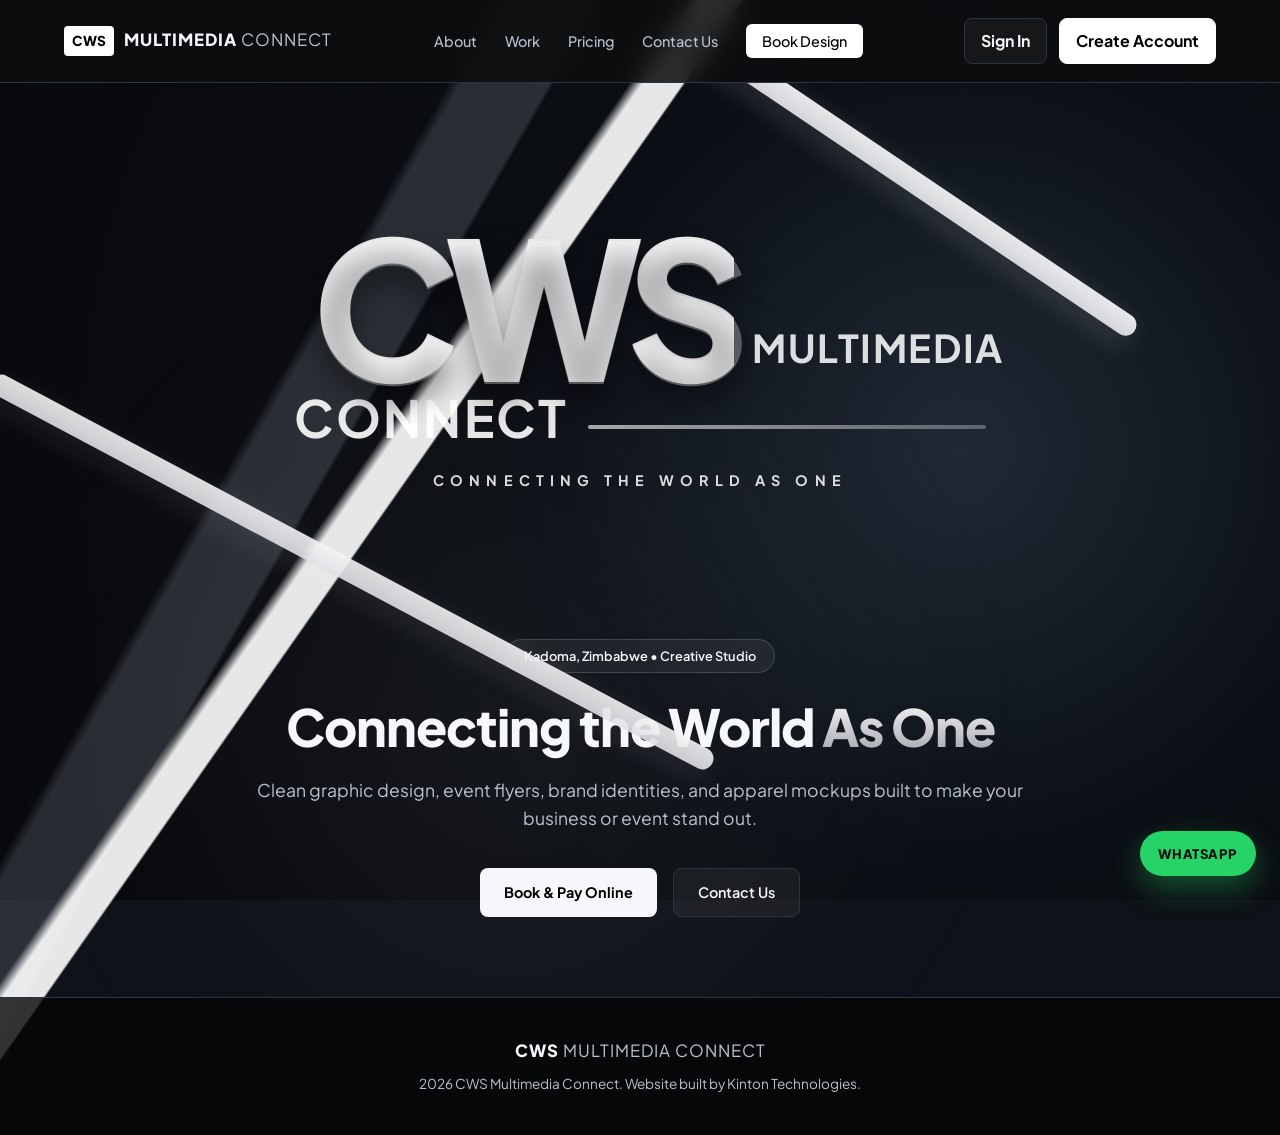
<file: index.html>
<!DOCTYPE html>
<html lang="en">
<head>
  <meta charset="UTF-8" />
  <meta name="viewport" content="width=device-width, initial-scale=1.0" />
  <title>CWS Multimedia Connect | Graphic & Brand Design</title>
  <meta name="description" content="CWS Multimedia Connect offers professional graphic design, event flyers, branding, and merchandise artwork for businesses and events in Zimbabwe." />
  <link rel="stylesheet" href="style.css" />
  <link rel="preconnect" href="https://fonts.googleapis.com" />
  <link rel="preconnect" href="https://fonts.gstatic.com" crossorigin />
  <link href="https://fonts.googleapis.com/css2?family=Plus+Jakarta+Sans:wght@300;400;500;600;700;800&display=swap" rel="stylesheet" />
  <!-- Google tag (gtag.js) -->
<script async src="https://www.googletagmanager.com/gtag/js?id=G-277GPFBX9Z"></script>
<script>
  window.dataLayer = window.dataLayer || [];
  function gtag(){dataLayer.push(arguments);}
  gtag('js', new Date());

  gtag('config', 'G-277GPFBX9Z');
</script>
</head>
<body>
  <div class="bg-glow glow-1"></div>
  <div class="bg-glow glow-2"></div>

  <nav class="navbar">
    <div class="nav-container">
      <a href="index.html" class="logo">
        <span class="logo-badge">CWS</span>
        <span class="logo-text">MULTIMEDIA <span>CONNECT</span></span>
      </a>
      <ul class="nav-links">
        <li><a href="about.html">About</a></li>
        <li><a href="work.html">Work</a></li>
        <li><a href="pricing.html">Pricing</a></li>
        <li><a href="contact.html">Contact Us</a></li>
        <li><a href="book.html" class="btn-nav">Book Design</a></li>
      </ul>
      <div class="nav-actions">
        <a href="login.html" class="nav-ghost">Sign In</a>
        <a href="signup.html" class="nav-solid">Create Account</a>
      </div>
    </div>
  </nav>

  <header class="hero">
    <div class="hero-visual">
      <div class="hero-swoosh hero-swoosh-one"></div>
      <div class="hero-swoosh hero-swoosh-two"></div>
      <div class="hero-brand-wrap">
        <div class="brand-row brand-main">
          <span class="brand-cws">CWS</span>
          <span class="brand-small brand-multimedia">MULTIMEDIA</span>
        </div>
        <div class="brand-row brand-subline">
          <span class="brand-small brand-connect">CONNECT</span>
          <span class="brand-rule"></span>
        </div>
        <div class="brand-strap">CONNECTING THE WORLD AS ONE</div>
      </div>
    </div>

    <div class="hero-container hero-copy">
      <div class="hero-tag">Kadoma, Zimbabwe • Creative Studio</div>
      <h1>Connecting the World <span>As One</span></h1>
      <p>Clean graphic design, event flyers, brand identities, and apparel mockups built to make your business or event stand out.</p>
      <div class="hero-actions">
        <a href="pricing.html" class="btn-primary">Book & Pay Online</a>
        <a href="contact.html" class="btn-secondary">Contact Us</a>
      </div>
    </div>
  </header>

  <footer class="footer">
    <div class="container footer-content">
      <div class="logo-text">CWS <span>MULTIMEDIA CONNECT</span></div>
      <p>2026 CWS Multimedia Connect. Website built by Kinton Technologies.</p>
    </div>
  </footer>

  <a class="whatsapp-float" href="https://wa.me/263774274544?text=Hello%20CWS%20Multimedia%20Connect%2C%20I%20would%20like%20to%20discuss%20a%20design%20project." target="_blank" rel="noopener" aria-label="Chat on WhatsApp">WhatsApp</a>

  <script src="script.js"></script>
</body>
</html>
</file>
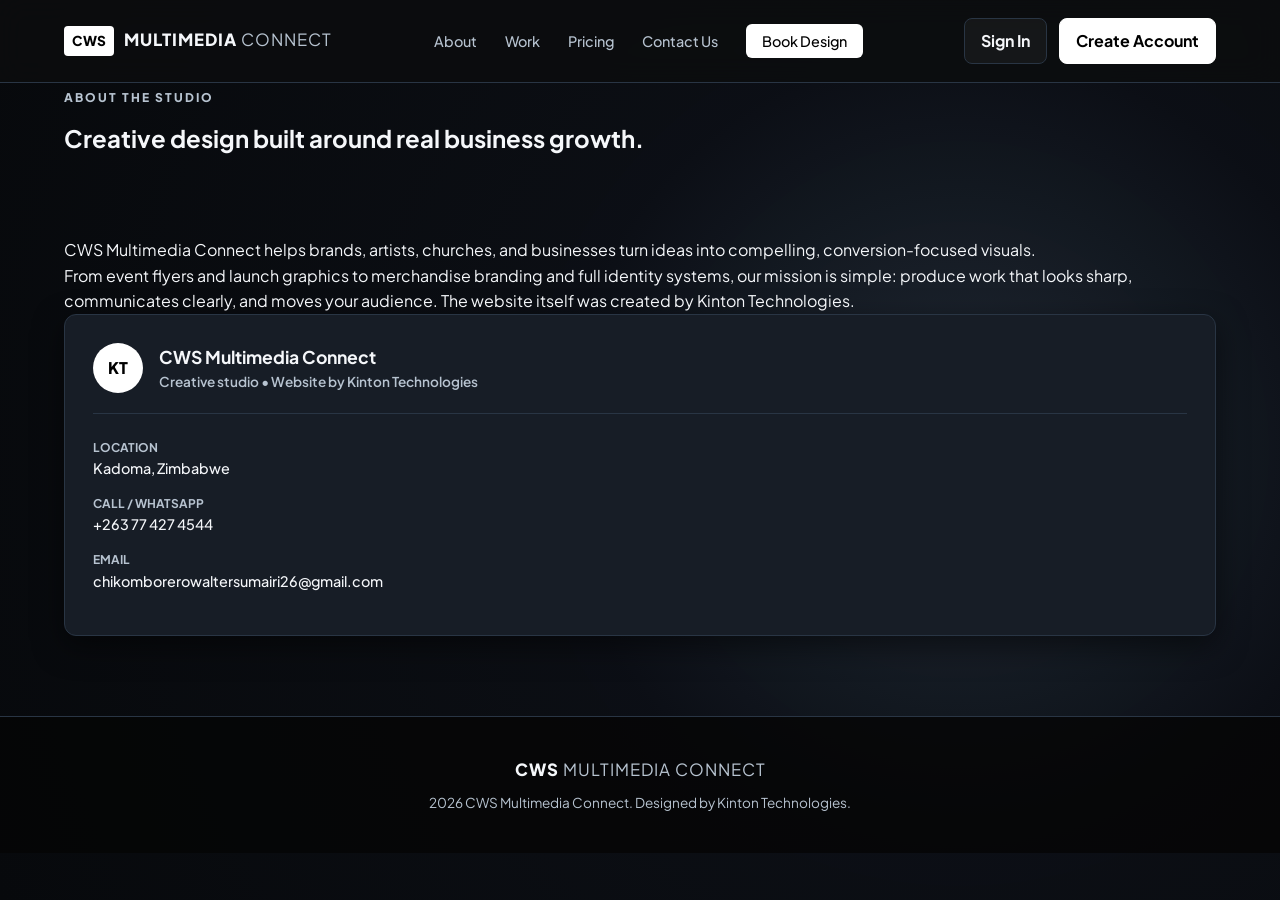
<file: about.html>
<!DOCTYPE html>
<html lang="en">
<head>
  <meta charset="UTF-8" />
  <meta name="viewport" content="width=device-width, initial-scale=1.0" />
  <title>About | CWS Multimedia Connect</title>
  <link rel="stylesheet" href="style.css" />
  <link href="https://fonts.googleapis.com/css2?family=Plus+Jakarta+Sans:wght@300;400;500;600;700;800&display=swap" rel="stylesheet" />
  <!-- Google tag (gtag.js) -->
<script async src="https://www.googletagmanager.com/gtag/js?id=G-277GPFBX9Z"></script>
<script>
  window.dataLayer = window.dataLayer || [];
  function gtag(){dataLayer.push(arguments);}
  gtag('js', new Date());

  gtag('config', 'G-277GPFBX9Z');
</script>
</head>
<body>
  <nav class="navbar">
    <div class="nav-container">
      <a href="index.html" class="logo">
        <span class="logo-badge">CWS</span>
        <span class="logo-text">MULTIMEDIA <span>CONNECT</span></span>
      </a>
      <ul class="nav-links">
        <li><a href="about.html">About</a></li>
        <li><a href="work.html">Work</a></li>
        <li><a href="pricing.html">Pricing</a></li>
        <li><a href="contact.html">Contact Us</a></li>
        <li><a href="book.html" class="btn-nav">Book Design</a></li>
      </ul>
      <div class="nav-actions">
        <a href="login.html" class="nav-ghost">Sign In</a>
        <a href="signup.html" class="nav-solid">Create Account</a>
      </div>
    </div>
  </nav>

  <main class="page-shell">
    <section class="page-hero compact">
      <div class="container narrow">
        <span class="subheading">ABOUT THE STUDIO</span>
        <h1>Creative design built around real business growth.</h1>
      </div>
    </section>

    <section class="section">
      <div class="container split-layout">
        <div class="story-block">
          <p>CWS Multimedia Connect helps brands, artists, churches, and businesses turn ideas into compelling, conversion-focused visuals.</p>
          <p>From event flyers and launch graphics to merchandise branding and full identity systems, our mission is simple: produce work that looks sharp, communicates clearly, and moves your audience. The website itself was created by Kinton Technologies.</p>
        </div>

        <div class="profile-card large-card">
          <div class="profile-header">
            <div class="avatar">KT</div>
            <div>
              <h3>CWS Multimedia Connect</h3>
              <p class="role">Creative studio • Website by Kinton Technologies</p>
            </div>
          </div>
          <div class="profile-details">
            <div class="detail-item">
              <span class="label">Location</span>
              <span class="val">Kadoma, Zimbabwe</span>
            </div>
            <div class="detail-item">
              <span class="label">Call / WhatsApp</span>
              <span class="val">+263 77 427 4544</span>
            </div>
            <div class="detail-item">
              <span class="label">Email</span>
              <span class="val">chikomborerowaltersumairi26@gmail.com</span>
            </div>
          </div>
        </div>
      </div>
    </section>
  </main>

  <footer class="footer">
    <div class="container footer-content">
      <div class="logo-text">CWS <span>MULTIMEDIA CONNECT</span></div>
      <p>2026 CWS Multimedia Connect. Designed by Kinton Technologies.</p>
    </div>
  </footer>

  <script src="script.js"></script>
</body>
</html>
</file>
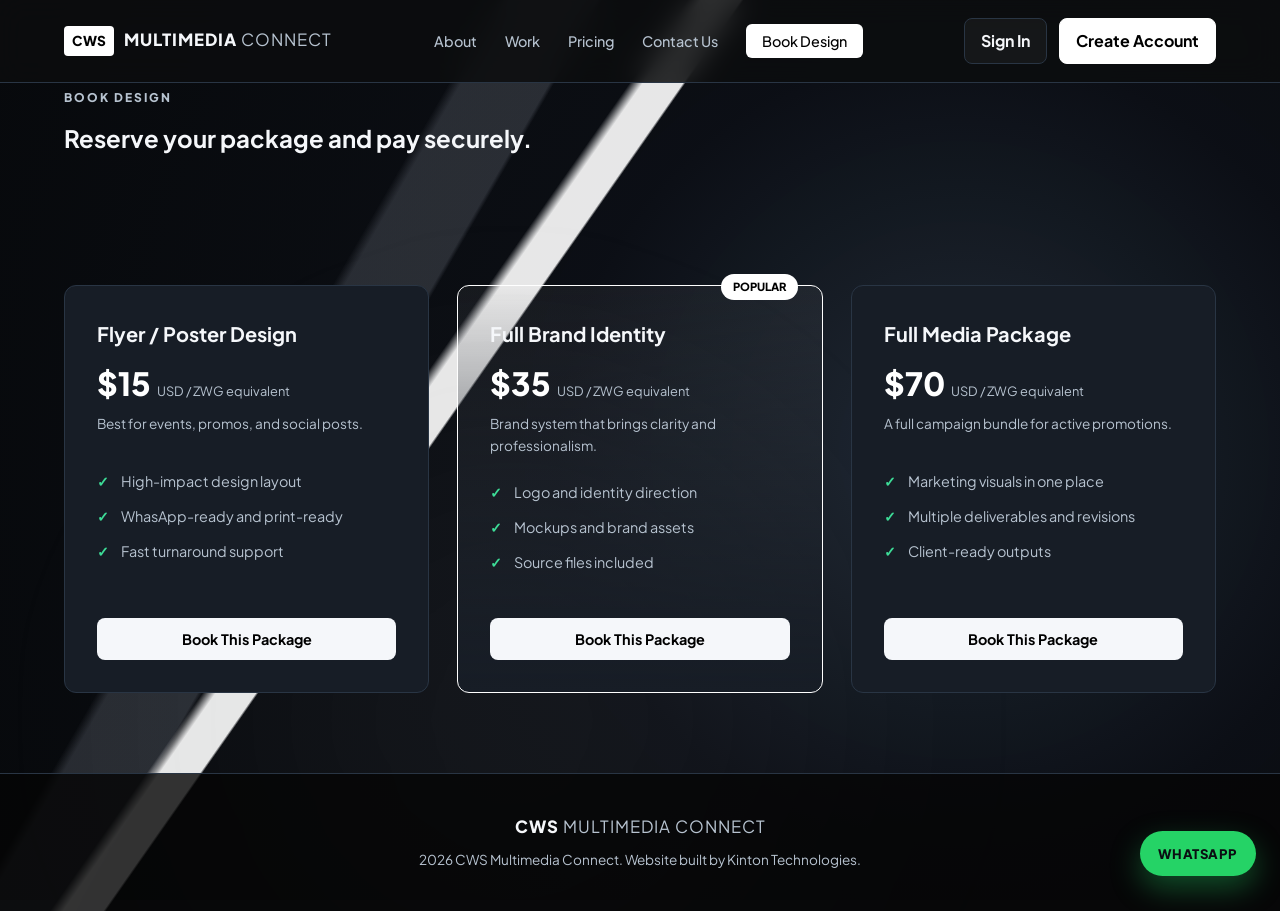
<file: book.html>
<!DOCTYPE html>
<html lang="en">
<head>
  <meta charset="UTF-8" />
  <meta name="viewport" content="width=device-width, initial-scale=1.0" />
  <title>Book Design | CWS Multimedia Connect</title>
  <link rel="stylesheet" href="style.css" />
  <link href="https://fonts.googleapis.com/css2?family=Plus+Jakarta+Sans:wght@300;400;500;600;700;800&display=swap" rel="stylesheet" />
  <!-- Google tag (gtag.js) -->
<script async src="https://www.googletagmanager.com/gtag/js?id=G-277GPFBX9Z"></script>
<script>
  window.dataLayer = window.dataLayer || [];
  function gtag(){dataLayer.push(arguments);}
  gtag('js', new Date());

  gtag('config', 'G-277GPFBX9Z');
</script>
</head>
<body>
  <div class="bg-glow glow-1"></div>
  <div class="bg-glow glow-2"></div>

  <nav class="navbar">
    <div class="nav-container">
      <a href="index.html" class="logo">
        <span class="logo-badge">CWS</span>
        <span class="logo-text">MULTIMEDIA <span>CONNECT</span></span>
      </a>
      <ul class="nav-links">
        <li><a href="about.html">About</a></li>
        <li><a href="work.html">Work</a></li>
        <li><a href="pricing.html">Pricing</a></li>
        <li><a href="contact.html">Contact Us</a></li>
        <li><a href="book.html" class="btn-nav">Book Design</a></li>
      </ul>
      <div class="nav-actions">
        <a href="login.html" class="nav-ghost">Sign In</a>
        <a href="signup.html" class="nav-solid">Create Account</a>
      </div>
    </div>
  </nav>

  <main class="page-shell">
    <section class="page-hero compact">
      <div class="container narrow">
        <span class="subheading">BOOK DESIGN</span>
        <h1>Reserve your package and pay securely.</h1>
      </div>
    </section>

    <section class="section">
      <div class="container">
        <div class="pricing-grid">
          <div class="pricing-card">
            <div class="card-top">
              <h3>Flyer / Poster Design</h3>
              <p class="price">$15 <span class="currency-tag">USD / ZWG equivalent</span></p>
              <p class="price-desc">Best for events, promos, and social posts.</p>
            </div>
            <ul class="features-list">
              <li>High-impact design layout</li>
              <li>WhasApp-ready and print-ready</li>
              <li>Fast turnaround support</li>
            </ul>
            <button class="btn-primary full-width" onclick="openOrderModal('Flyer / Poster Design', 15)">Book This Package</button>
          </div>

          <div class="pricing-card featured">
            <div class="featured-badge">POPULAR</div>
            <div class="card-top">
              <h3>Full Brand Identity</h3>
              <p class="price">$35 <span class="currency-tag">USD / ZWG equivalent</span></p>
              <p class="price-desc">Brand system that brings clarity and professionalism.</p>
            </div>
            <ul class="features-list">
              <li>Logo and identity direction</li>
              <li>Mockups and brand assets</li>
              <li>Source files included</li>
            </ul>
            <button class="btn-primary full-width" onclick="openOrderModal('Full Brand Identity', 35)">Book This Package</button>
          </div>

          <div class="pricing-card">
            <div class="card-top">
              <h3>Full Media Package</h3>
              <p class="price">$70 <span class="currency-tag">USD / ZWG equivalent</span></p>
              <p class="price-desc">A full campaign bundle for active promotions.</p>
            </div>
            <ul class="features-list">
              <li>Marketing visuals in one place</li>
              <li>Multiple deliverables and revisions</li>
              <li>Client-ready outputs</li>
            </ul>
            <button class="btn-primary full-width" onclick="openOrderModal('Full Media Package', 70)">Book This Package</button>
          </div>
        </div>
      </div>
    </section>
  </main>

  <div id="orderModal" class="modal">
    <div class="modal-backdrop" onclick="closeOrderModal()"></div>
    <div class="modal-card">
      <button class="modal-close" onclick="closeOrderModal()">&times;</button>
      <div class="modal-header">
        <h3 id="modalServiceTitle">Order Service</h3>
        <p>Complete payment details to finalize your booking.</p>
      </div>

      <form id="paynowForm">
        <div class="form-group">
          <label for="custName">Your Name</label>
          <input type="text" id="custName" placeholder="Your full name" required />
        </div>

        <div class="form-group">
          <label for="custEmail">Email Address</label>
          <input type="email" id="custEmail" placeholder="you@example.com" required />
        </div>

        <div class="form-group">
          <label for="paymentMethod">Payment Method</label>
          <select id="paymentMethod" required onchange="handlePaymentMethodChange()">
            <option value="ecocash">EcoCash</option>
            <option value="innbucks">InnBucks</option>
            <option value="zimswitch">Zimswitch</option>
            <option value="paygo">PayGo</option>
          </select>
        </div>

        <div class="form-group" id="phoneGroup">
          <label for="custPhone">Mobile Number</label>
          <input type="tel" id="custPhone" placeholder="077XXXXXXX" />
        </div>

        <div class="form-group">
          <label for="custAmount">Amount</label>
          <input type="number" id="custAmount" readonly />
        </div>

        <div id="paymentStatus" class="status-msg"></div>
        <button type="submit" id="payBtn" class="btn-primary full-width">Pay via Paynow</button>
      </form>
    </div>
  </div>

  <footer class="footer">
    <div class="container footer-content">
      <div class="logo-text">CWS <span>MULTIMEDIA CONNECT</span></div>
      <p>2026 CWS Multimedia Connect. Website built by Kinton Technologies.</p>
    </div>
  </footer>

  <a class="whatsapp-float" href="https://wa.me/263774274544?text=Hello%20CWS%20Multimedia%20Connect%2C%20I%20want%20to%20book%20a%20design%20package." target="_blank" rel="noopener" aria-label="Chat on WhatsApp">WhatsApp</a>

  <script src="script.js"></script>
</body>
</html>
</file>
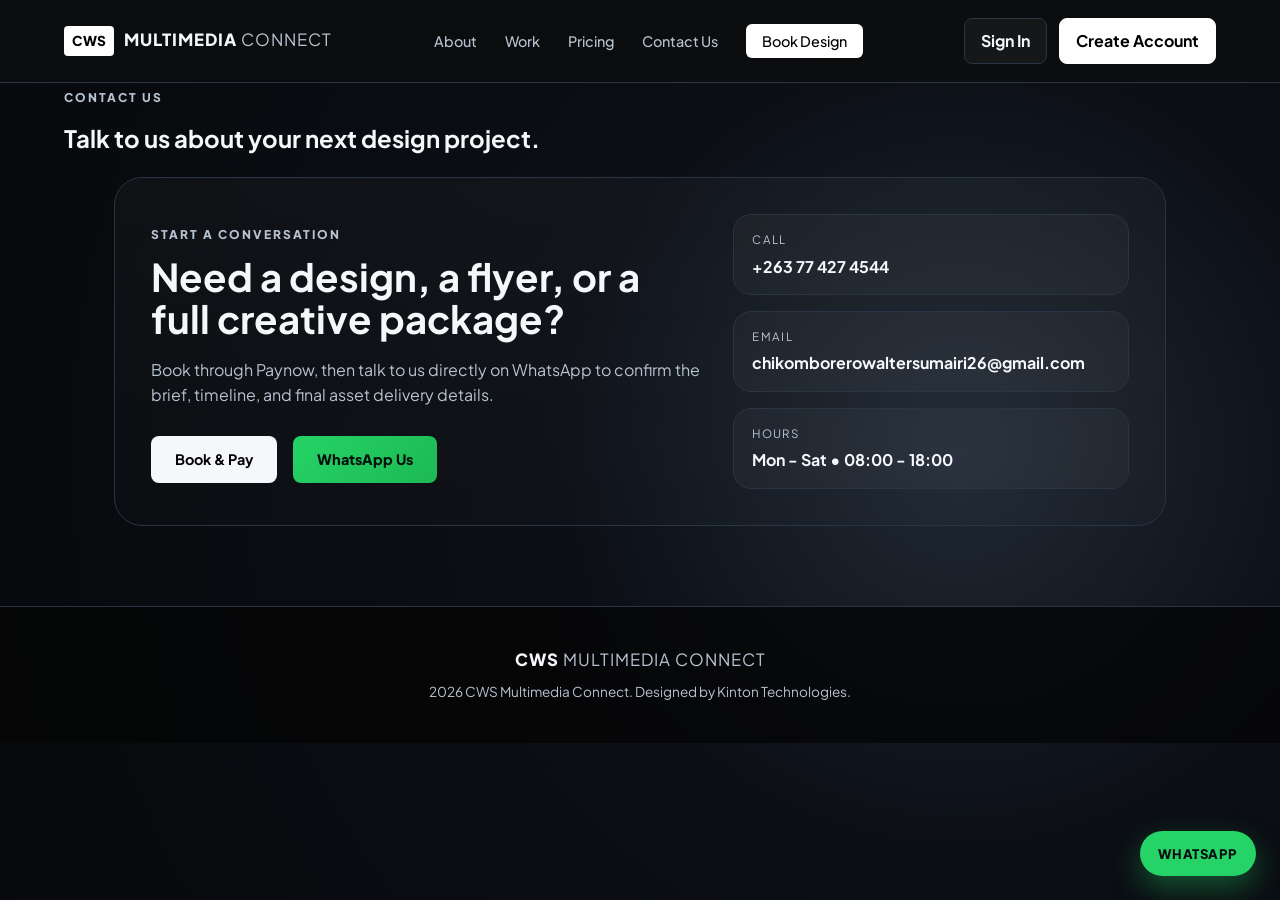
<file: contact.html>
<!DOCTYPE html>
<html lang="en">
<head>
  <meta charset="UTF-8" />
  <meta name="viewport" content="width=device-width, initial-scale=1.0" />
  <title>Contact Us | CWS Multimedia Connect</title>
  <link rel="stylesheet" href="style.css" />
  <link href="https://fonts.googleapis.com/css2?family=Plus+Jakarta+Sans:wght@300;400;500;600;700;800&display=swap" rel="stylesheet" />
  <!-- Google tag (gtag.js) -->
<script async src="https://www.googletagmanager.com/gtag/js?id=G-277GPFBX9Z"></script>
<script>
  window.dataLayer = window.dataLayer || [];
  function gtag(){dataLayer.push(arguments);}
  gtag('js', new Date());

  gtag('config', 'G-277GPFBX9Z');
</script>
</head>
<body>
  <nav class="navbar">
    <div class="nav-container">
      <a href="index.html" class="logo">
        <span class="logo-badge">CWS</span>
        <span class="logo-text">MULTIMEDIA <span>CONNECT</span></span>
      </a>
      <ul class="nav-links">
        <li><a href="about.html">About</a></li>
        <li><a href="work.html">Work</a></li>
        <li><a href="pricing.html">Pricing</a></li>
        <li><a href="contact.html">Contact Us</a></li>
        <li><a href="book.html" class="btn-nav">Book Design</a></li>
      </ul>
      <div class="nav-actions">
        <a href="login.html" class="nav-ghost">Sign In</a>
        <a href="signup.html" class="nav-solid">Create Account</a>
      </div>
    </div>
  </nav>

  <main class="page-shell">
    <section class="page-hero compact">
      <div class="container narrow">
        <span class="subheading">CONTACT US</span>
        <h1>Talk to us about your next design project.</h1>
      </div>
    </section>

    <section class="section contact-section">
      <div class="container contact-wrap">
        <div class="contact-card">
          <div class="contact-copy">
            <span class="subheading">START A CONVERSATION</span>
            <h2>Need a design, a flyer, or a full creative package?</h2>
            <p>Book through Paynow, then talk to us directly on WhatsApp to confirm the brief, timeline, and final asset delivery details.</p>
            <div class="hero-actions contact-actions">
              <a href="pricing.html" class="btn-primary">Book & Pay</a>
              <a href="https://wa.me/263774274544?text=Hello%20CWS%20Multimedia%20Connect%2C%20I%20would%20like%20to%20discuss%20my%20design%20project." class="btn-whatsapp" target="_blank" rel="noopener">WhatsApp Us</a>
            </div>
          </div>
          <div class="contact-points">
            <div class="info-pill"><span>Call</span><strong>+263 77 427 4544</strong></div>
            <div class="info-pill"><span>Email</span><strong>chikomborerowaltersumairi26@gmail.com</strong></div>
            <div class="info-pill"><span>Hours</span><strong>Mon - Sat • 08:00 - 18:00</strong></div>
          </div>
        </div>
      </div>
    </section>
  </main>

  <footer class="footer">
    <div class="container footer-content">
      <div class="logo-text">CWS <span>MULTIMEDIA CONNECT</span></div>
      <p>2026 CWS Multimedia Connect. Designed by Kinton Technologies.</p>
    </div>
  </footer>

  <a class="whatsapp-float" href="https://wa.me/263774274544?text=Hello%20CWS%20Multimedia%20Connect%2C%20I%20would%20like%20to%20chat%20about%20my%20project." target="_blank" rel="noopener" aria-label="Chat on WhatsApp">WhatsApp</a>

  <script src="script.js"></script>
</body>
</html>
</file>
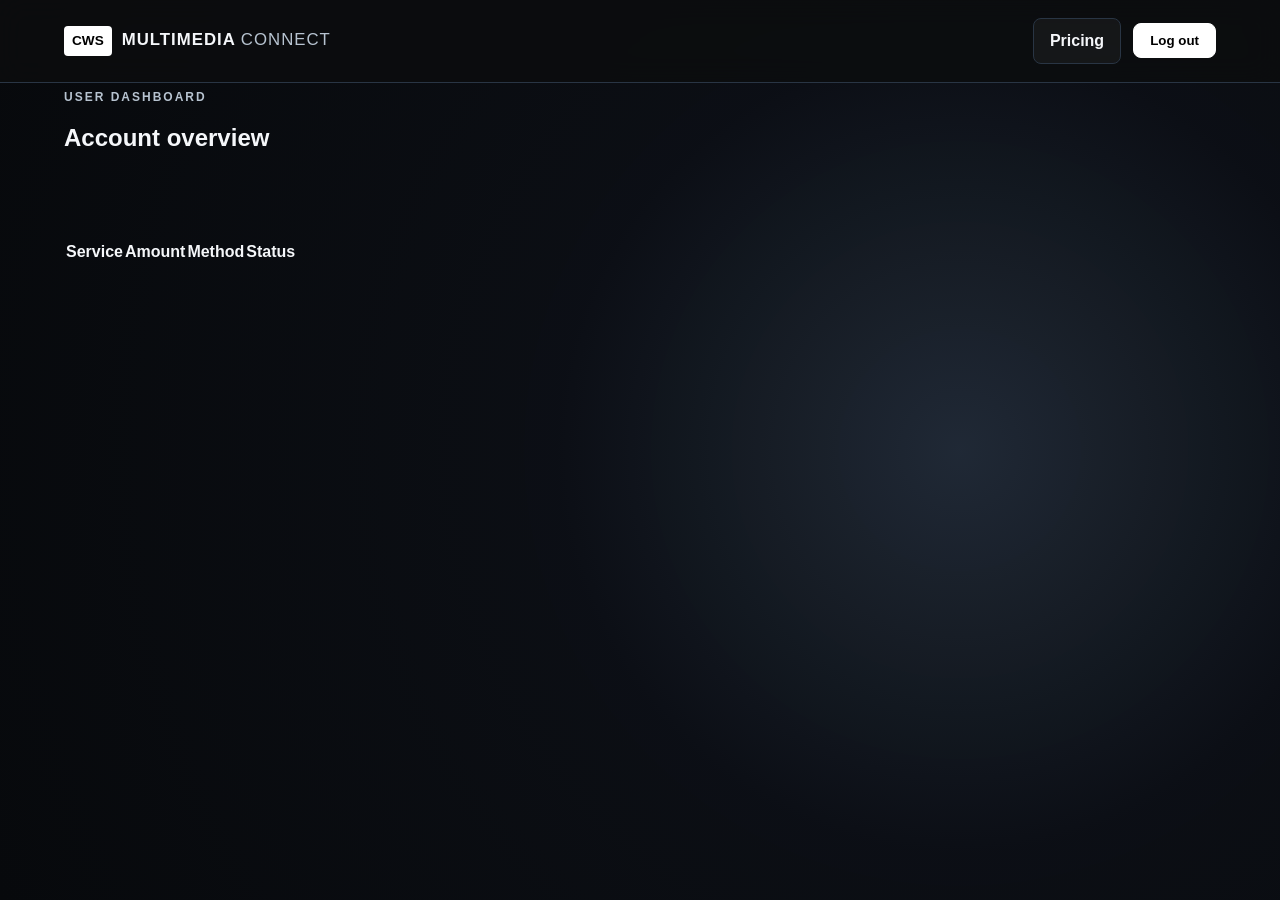
<file: dashboard.html>
<!DOCTYPE html>
<html lang="en">
<head>
  <meta charset="UTF-8" />
  <meta name="viewport" content="width=device-width, initial-scale=1.0" />
  <title>Dashboard | CWS Multimedia Connect</title>
  <link rel="stylesheet" href="style.css" />
  <!-- Google tag (gtag.js) -->
<script async src="https://www.googletagmanager.com/gtag/js?id=G-277GPFBX9Z"></script>
<script>
  window.dataLayer = window.dataLayer || [];
  function gtag(){dataLayer.push(arguments);}
  gtag('js', new Date());

  gtag('config', 'G-277GPFBX9Z');
</script>
</head>
<body data-page="dashboard">
  <nav class="navbar">
    <div class="nav-container">
      <a href="index.html" class="logo">
        <span class="logo-badge">CWS</span>
        <span class="logo-text">MULTIMEDIA <span>CONNECT</span></span>
      </a>
      <div class="nav-actions">
        <a href="pricing.html" class="nav-ghost">Pricing</a>
        <button id="logoutBtn" class="nav-solid" type="button">Log out</button>
      </div>
    </div>
  </nav>

  <main class="page-shell">
    <section class="page-hero compact">
      <div class="container narrow">
        <span class="subheading">USER DASHBOARD</span>
        <h1>Account overview</h1>
      </div>
    </section>

    <section class="section">
      <div class="container">
        <div id="userSummary" class="dashboard-grid"></div>

        <div class="table-wrap">
          <table>
            <thead>
              <tr>
                <th>Service</th>
                <th>Amount</th>
                <th>Method</th>
                <th>Status</th>
              </tr>
            </thead>
            <tbody id="ordersTableBody"></tbody>
          </table>
        </div>

        <div id="adminSection" class="table-wrap" style="margin-top: 36px; display: none;">
          <table>
            <thead>
              <tr>
                <th>Name</th>
                <th>Email</th>
                <th>Role</th>
              </tr>
            </thead>
            <tbody id="adminUserList"></tbody>
          </table>
        </div>
      </div>
    </section>
  </main>

  <script src="script.js"></script>
</body>
</html>
</file>
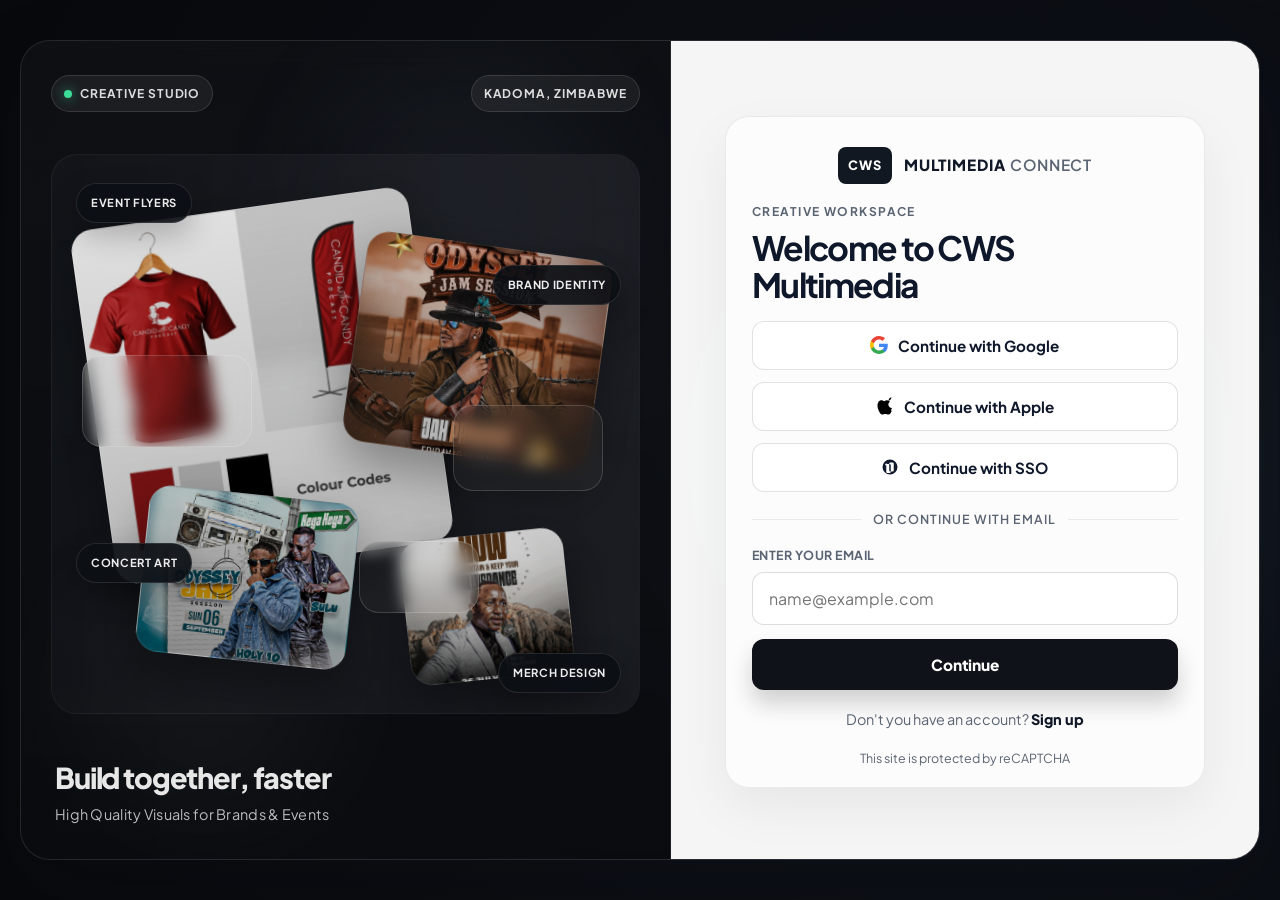
<file: login.html>
<!DOCTYPE html>
<html lang="en">
<head>
  <meta charset="UTF-8" />
  <meta name="viewport" content="width=device-width, initial-scale=1.0" />
  <title>Log In | CWS Multimedia Connect</title>
  <meta name="description" content="Log in to CWS Multimedia Connect to manage your design orders and account." />
  <link rel="preconnect" href="https://fonts.googleapis.com" />
  <link rel="preconnect" href="https://fonts.gstatic.com" crossorigin />
  <link href="https://fonts.googleapis.com/css2?family=Plus+Jakarta+Sans:wght@300;400;500;600;700;800&display=swap" rel="stylesheet" />
  <link rel="stylesheet" href="style.css" />
  <!-- Google tag (gtag.js) -->
<script async src="https://www.googletagmanager.com/gtag/js?id=G-277GPFBX9Z"></script>
<script>
  window.dataLayer = window.dataLayer || [];
  function gtag(){dataLayer.push(arguments);}
  gtag('js', new Date());

  gtag('config', 'G-277GPFBX9Z');
</script>
  <style>
    :root {
      --auth-panel: rgba(255,255,255,0.96);
      --auth-border: rgba(15, 18, 24, 0.08);
      --auth-text: #111827;
      --auth-muted: #5b6472;
      --auth-line: rgba(15, 18, 24, 0.08);
      --auth-shadow: 0 30px 80px rgba(15, 18, 24, 0.18);
    }

    * { box-sizing: border-box; }

    body {
      margin: 0;
      min-height: 100vh;
      background: linear-gradient(145deg, #0a0d12 0%, #141a23 100%);
      color: var(--auth-text);
      font-family: 'Plus Jakarta Sans', sans-serif;
    }

    a { color: inherit; text-decoration: none; }

    .auth-page {
      min-height: 100vh;
      display: flex;
      align-items: center;
      justify-content: center;
      padding: 32px 20px;
      background:
        radial-gradient(circle at top left, rgba(255,255,255,0.08), transparent 30%),
        radial-gradient(circle at bottom right, rgba(24, 122, 216, 0.12), transparent 35%),
        linear-gradient(145deg, #0a0d12 0%, #141a23 100%);
    }

    .auth-shell {
      width: min(1260px, 100%);
      min-height: 820px;
      display: grid;
      grid-template-columns: 1.05fr 0.95fr;
      background: rgba(255,255,255,0.04);
      border: 1px solid rgba(255,255,255,0.09);
      border-radius: 30px;
      overflow: hidden;
      box-shadow: var(--auth-shadow);
      backdrop-filter: blur(16px);
    }

    .auth-showcase {
      position: relative;
      background:
        linear-gradient(180deg, rgba(8, 10, 14, 0.7), rgba(8, 10, 14, 0.9)),
        linear-gradient(120deg, rgba(255,255,255,0.05), rgba(255,255,255,0.02));
      padding: 34px 30px 28px;
      border-right: 1px solid rgba(255,255,255,0.08);
      overflow: hidden;
    }

    .auth-showcase::before,
    .auth-showcase::after {
      content: "";
      position: absolute;
      border-radius: 50%;
      filter: blur(60px);
      opacity: 0.5;
    }

    .auth-showcase::before {
      width: 280px;
      height: 280px;
      background: rgba(86, 107, 128, 0.22);
      top: 30px;
      right: 10%;
    }

    .auth-showcase::after {
      width: 260px;
      height: 260px;
      background: rgba(255,255,255,0.08);
      bottom: 40px;
      left: 8%;
    }

    .showcase-top {
      position: relative;
      z-index: 2;
      display: flex;
      justify-content: space-between;
      align-items: center;
      margin-bottom: 42px;
    }

    .mini-badge {
      display: inline-flex;
      align-items: center;
      gap: 8px;
      background: rgba(255,255,255,0.06);
      border: 1px solid rgba(255,255,255,0.12);
      border-radius: 999px;
      color: rgba(255,255,255,0.85);
      padding: 8px 12px;
      font-size: 0.75rem;
      font-weight: 700;
      letter-spacing: 0.08em;
      text-transform: uppercase;
    }

    .mini-dot {
      width: 8px;
      height: 8px;
      background: #3ddc97;
      border-radius: 50%;
      box-shadow: 0 0 12px rgba(61,220,151,0.7);
    }

    .showcase-grid {
      position: relative;
      z-index: 2;
      height: 560px;
      border-radius: 26px;
      background: linear-gradient(180deg, rgba(255,255,255,0.03), rgba(255,255,255,0.01)), rgba(10, 13, 18, 0.45);
      border: 1px solid rgba(255,255,255,0.06);
      overflow: hidden;
    }

    .showcase-grid::before {
      content: "";
      position: absolute;
      inset: 0;
      background: linear-gradient(transparent 0%, rgba(255,255,255,0.02) 100%), linear-gradient(90deg, transparent 0%, rgba(255,255,255,0.04) 100%);
      pointer-events: none;
    }

    .showcase-card {
      position: absolute;
      border: 1px solid rgba(255,255,255,0.12);
      border-radius: 22px;
      overflow: hidden;
      background: rgba(16, 22, 27, 0.9);
      box-shadow: 0 20px 50px rgba(0,0,0,0.35);
      backdrop-filter: blur(8px);
    }

    .showcase-card.large {
      width: 58%; height: 64%; left: 40px; top: 52px; transform: rotate(-8deg);
      background-image: linear-gradient(rgba(0,0,0,0.12), rgba(0,0,0,0.28)), url('candid-candy.jpg');
      background-size: cover; background-position: center;
    }

    .showcase-card.medium {
      width: 42%; height: 38%; right: 38px; top: 90px; transform: rotate(8deg);
      background-image: linear-gradient(rgba(0,0,0,0.15), rgba(0,0,0,0.3)), url('jah-prayzah.jpg');
      background-size: cover; background-position: center;
    }

    .showcase-card.small {
      width: 36%; height: 30%; left: 90px; bottom: 52px; transform: rotate(6deg);
      background-image: linear-gradient(rgba(0,0,0,0.2), rgba(0,0,0,0.38)), url('holy-10.jpg');
      background-size: cover; background-position: center;
    }

    .showcase-card.tiny {
      width: 28%; height: 26%; right: 70px; bottom: 34px; transform: rotate(-6deg);
      background-image: linear-gradient(rgba(0,0,0,0.16), rgba(0,0,0,0.35)), url('church-service.jpg');
      background-size: cover; background-position: center;
    }

    .floating-tag {
      position: absolute;
      display: inline-flex;
      align-items: center;
      background: rgba(13,16,21,0.92);
      border: 1px solid rgba(255,255,255,0.1);
      color: rgba(255,255,255,0.92);
      padding: 10px 14px;
      border-radius: 999px;
      font-size: 0.7rem;
      font-weight: 700;
      letter-spacing: 0.06em;
      text-transform: uppercase;
      box-shadow: 0 12px 30px rgba(0,0,0,0.24);
      z-index: 2;
    }

    .tag-1 { top: 28px; left: 24px; }
    .tag-2 { top: 110px; right: 18px; }
    .tag-3 { left: 24px; bottom: 130px; }
    .tag-4 { right: 18px; bottom: 20px; }

    .showcase-node {
      position: absolute;
      z-index: 1;
      border: 1px solid rgba(255,255,255,0.16);
      background: rgba(255,255,255,0.04);
      border-radius: 20px;
      backdrop-filter: blur(8px);
    }

    .node-1 { width: 170px; height: 92px; left: 30px; top: 200px; }
    .node-2 { width: 150px; height: 86px; right: 36px; top: 250px; }
    .node-3 { width: 120px; height: 72px; right: 160px; bottom: 100px; }

    .showcase-footer {
      position: relative;
      z-index: 2;
      margin-top: 20px;
      padding: 26px 4px 0;
      color: rgba(255,255,255,0.9);
    }

    .showcase-footer h2 {
      font-size: clamp(1.8rem, 2vw, 2.4rem);
      line-height: 1.2;
      margin: 0 0 8px;
      font-weight: 800;
      letter-spacing: -0.04em;
    }

    .showcase-footer p {
      margin: 0;
      color: rgba(255,255,255,0.72);
      font-size: 0.9rem;
      letter-spacing: 0.02em;
    }

    .auth-panel {
      background: var(--auth-panel);
      display: flex;
      align-items: center;
      justify-content: center;
      padding: 32px 40px 28px;
    }

    .auth-card {
      width: min(100%, 480px);
      background: rgba(255,255,255,0.72);
      border: 1px solid var(--auth-border);
      border-radius: 24px;
      padding: 30px 26px 18px;
      box-shadow: 0 20px 52px rgba(15,18,24,0.06);
    }

    .auth-brand {
      display: flex;
      align-items: center;
      justify-content: center;
      gap: 12px;
      margin-bottom: 18px;
      color: var(--auth-text);
    }

    .logo-badge {
      background: #121821;
      color: #ffffff;
      border-radius: 8px;
      font-weight: 800;
      letter-spacing: 0.08em;
      padding: 8px 10px;
      font-size: 0.8rem;
    }

    .logo-text {
      font-size: 0.96rem;
      font-weight: 800;
      letter-spacing: 0.06em;
      text-transform: uppercase;
      color: #111827;
    }

    .logo-text span { color: var(--auth-muted); font-weight: 600; }

    .auth-header { text-align: left; margin-bottom: 18px; }

    .auth-header .eyebrow {
      margin: 0 0 8px;
      color: var(--auth-muted);
      font-size: 0.75rem;
      font-weight: 700;
      letter-spacing: 0.12em;
      text-transform: uppercase;
    }

    .auth-header h1 {
      margin: 0;
      font-size: clamp(2.1rem, 2vw, 2.8rem);
      line-height: 1.1;
      letter-spacing: -0.05em;
      color: #0f172a;
    }

    .social-auth { display: grid; gap: 12px; margin-bottom: 18px; }

    .social-btn {
      width: 100%;
      border: 1px solid rgba(15,18,24,0.12);
      background: #ffffff;
      color: #0f172a;
      border-radius: 12px;
      padding: 14px 16px;
      display: flex;
      align-items: center;
      justify-content: center;
      gap: 10px;
      font-size: 0.95rem;
      font-weight: 700;
      cursor: pointer;
      transition: transform 0.2s ease, box-shadow 0.2s ease;
    }

    .social-btn:hover {
      transform: translateY(-1px);
      box-shadow: 0 8px 16px rgba(15, 18, 24, 0.08);
    }

    .social-btn svg {
      display: block;
      width: 18px;
      height: 18px;
      flex-shrink: 0;
    }

    .divider {
      display: flex;
      align-items: center;
      gap: 12px;
      color: var(--auth-muted);
      font-size: 0.78rem;
      font-weight: 600;
      text-transform: uppercase;
      letter-spacing: 0.08em;
      margin: 18px 0 16px;
    }

    .divider::before, .divider::after {
      content: "";
      flex: 1;
      height: 1px;
      background: var(--auth-line);
    }

    .auth-form { display: grid; gap: 14px; }

    .auth-form label {
      display: block;
      margin-bottom: 6px;
      font-size: 0.78rem;
      color: var(--auth-muted);
      font-weight: 700;
      letter-spacing: 0.04em;
      text-transform: uppercase;
    }

    .auth-form input {
      width: 100%;
      border: 1px solid rgba(15,18,24,0.14);
      border-radius: 12px;
      padding: 15px 16px;
      font-size: 1rem;
      color: #111827;
      background: rgba(255,255,255,0.8);
      outline: none;
      transition: border-color 0.2s ease, box-shadow 0.2s ease;
    }

    .auth-form input:focus {
      border-color: rgba(15,18,24,0.3);
      box-shadow: 0 0 0 4px rgba(15,18,24,0.06);
    }

    .primary-btn {
      width: 100%;
      border: none;
      border-radius: 12px;
      background: #0f1218;
      color: #ffffff;
      padding: 16px 18px;
      font-size: 0.96rem;
      font-weight: 800;
      cursor: pointer;
      transition: transform 0.2s ease, box-shadow 0.2s ease;
      box-shadow: 0 14px 22px rgba(15, 18, 24, 0.18);
    }

    .primary-btn:hover {
      transform: translateY(-1px);
      box-shadow: 0 18px 28px rgba(15,18,24,0.22);
    }

    .switch-link {
      margin: 18px 0 0;
      text-align: center;
      font-size: 0.9rem;
      color: var(--auth-muted);
    }

    .switch-link a { color: #111827; font-weight: 800; }

    .recaptcha {
      margin-top: 18px;
      font-size: 0.78rem;
      text-align: center;
      color: var(--auth-muted);
    }

    @media (max-width: 900px) {
      .auth-shell { grid-template-columns: 1fr; min-height: auto; }
      .auth-showcase { display: none; }
      .auth-panel { padding: 26px 18px; }
      .auth-card { width: 100%; }
    }
  </style>
</head>
<body class="auth-page">
  <div class="auth-shell">
    <aside class="auth-showcase" aria-label="CWS portfolio showcase">
      <div class="showcase-top">
        <div class="mini-badge"><span class="mini-dot"></span> Creative Studio</div>
        <div class="mini-badge">Kadoma, Zimbabwe</div>
      </div>

      <div class="showcase-grid">
        <div class="showcase-card large"></div>
        <div class="showcase-card medium"></div>
        <div class="showcase-card small"></div>
        <div class="showcase-card tiny"></div>

        <div class="floating-tag tag-1">Event Flyers</div>
        <div class="floating-tag tag-2">Brand Identity</div>
        <div class="floating-tag tag-3">Concert Art</div>
        <div class="floating-tag tag-4">Merch Design</div>

        <span class="showcase-node node-1"></span>
        <span class="showcase-node node-2"></span>
        <span class="showcase-node node-3"></span>
      </div>

      <div class="showcase-footer">
        <h2>Build together, faster</h2>
        <p>High Quality Visuals for Brands & Events</p>
      </div>
    </aside>

    <main class="auth-panel">
      <div class="auth-card">
        <div class="auth-brand">
          <span class="logo-badge">CWS</span>
          <span class="logo-text">Multimedia <span>Connect</span></span>
        </div>

        <div class="auth-header">
          <p class="eyebrow">Creative workspace</p>
          <h1>Welcome to CWS Multimedia</h1>
        </div>

        <div class="social-auth" aria-label="Social login options">
          <button type="button" class="social-btn">
            <svg width="18" height="18" viewBox="0 0 24 24" xmlns="http://www.w3.org/2000/svg" aria-hidden="true">
              <path fill="#4285F4" d="M23.745 12.27c0-.7-.06-1.4-.19-2.07H12v4.51h6.6c-.29 1.52-1.14 2.82-2.4 3.68v3.05h3.88c2.27-2.09 3.665-5.17 3.665-9.17z"/>
              <path fill="#34A853" d="M12 24c3.24 0 5.95-1.08 7.93-2.91l-3.88-3.05c-1.08.72-2.45 1.16-4.05 1.16-3.12 0-5.77-2.1-6.72-4.93H1.27v3.13C3.26 21.3 7.31 24 12 24z"/>
              <path fill="#FBBC05" d="M5.28 14.25c-.25-.72-.38-1.49-.38-2.25s.13-1.53.38-2.25V6.62H1.27C.46 8.23 0 10.06 0 12s.46 3.77 1.27 5.38l4.01-3.13z"/>
              <path fill="#EA4335" d="M12 4.75c1.77 0 3.35.61 4.6 1.8l3.42-3.42C17.95 1.19 15.24 0 12 0 7.31 0 3.26 2.7 1.27 6.62l4.01 3.13c.95-2.83 3.6-4.93 6.72-4.93z"/>
            </svg>
            Continue with Google
          </button>
          <button type="button" class="social-btn">
            <svg width="18" height="18" viewBox="0 0 170 170" fill="#000000" xmlns="http://www.w3.org/2000/svg" aria-hidden="true">
              <path d="M150.37 130.25c-2.45 5.66-5.35 10.87-8.71 15.66-4.58 6.53-8.33 11.05-11.22 13.56-4.48 4.12-9.28 6.23-14.42 6.35-3.69 0-8.14-1.05-13.32-3.18-5.19-2.12-9.97-3.17-14.34-3.17-4.58 0-9.49 1.05-14.75 3.17-5.26 2.13-9.5 3.24-12.74 3.35-4.82.25-9.69-1.8-14.63-6.14-3.23-2.73-7.1-7.38-11.61-13.95-6.52-9.39-11.62-19.89-15.3-31.51-3.69-11.62-5.54-22.75-5.54-33.39 0-14.28 3.53-26.04 10.58-35.28 7.06-9.23 15.89-13.93 26.51-14.09 4.94 0 10.15 1.22 15.64 3.67 5.48 2.44 9.17 3.67 11.06 3.67 1.63 0 5.49-1.28 11.58-3.83 6.09-2.56 11.28-3.75 15.57-3.58 11.75.95 20.89 5.38 27.42 13.3-10.42 6.32-15.52 15.22-15.3 26.7.22 9.03 3.64 16.59 10.25 22.68 6.61 6.09 14.38 9.61 23.3 10.56-2.44 7.29-5.7 14.54-9.78 21.75zM119.22 31.86c0-6.73 2.45-13.14 7.36-19.23 4.91-6.09 11.09-9.84 18.53-11.26.22 1.3.33 2.28.33 2.94 0 6.63-2.52 13.12-7.56 19.47-5.04 6.35-11.19 10.1-18.45 11.26-.22-.87-.33-1.93-.33-3.18z"/>
            </svg>
            Continue with Apple
          </button>
          <button type="button" class="social-btn">
            <svg width="18" height="18" viewBox="0 0 24 24" xmlns="http://www.w3.org/2000/svg" aria-hidden="true"><path fill="#0f172a" d="M12 2a10 10 0 100 20 10 10 0 000-20zm-1 5.5A1.5 1.5 0 0112.5 6h3A1.5 1.5 0 0117 7.5v9A1.5 1.5 0 0115.5 18h-3A1.5 1.5 0 0111 16.5v-9zm-5 2.5A1.5 1.5 0 018.5 8h3A1.5 1.5 0 0113 9.5v9A1.5 1.5 0 0111.5 20h-3A1.5 1.5 0 017 18.5v-9z"/></svg>
            Continue with SSO
          </button>
        </div>

        <div class="divider">Or continue with email</div>

        <form id="loginForm" class="auth-form">
          <div>
            <label for="loginEmail">Enter your email</label>
            <input id="loginEmail" name="email" type="email" placeholder="name@example.com" required />
          </div>

          <button type="submit" class="primary-btn">Continue</button>
        </form>

        <p class="switch-link">Don't you have an account? <a href="signup.html">Sign up</a></p>
        <p class="recaptcha">This site is protected by reCAPTCHA</p>
      </div>
    </main>
  </div>
</body>
</html>
</file>
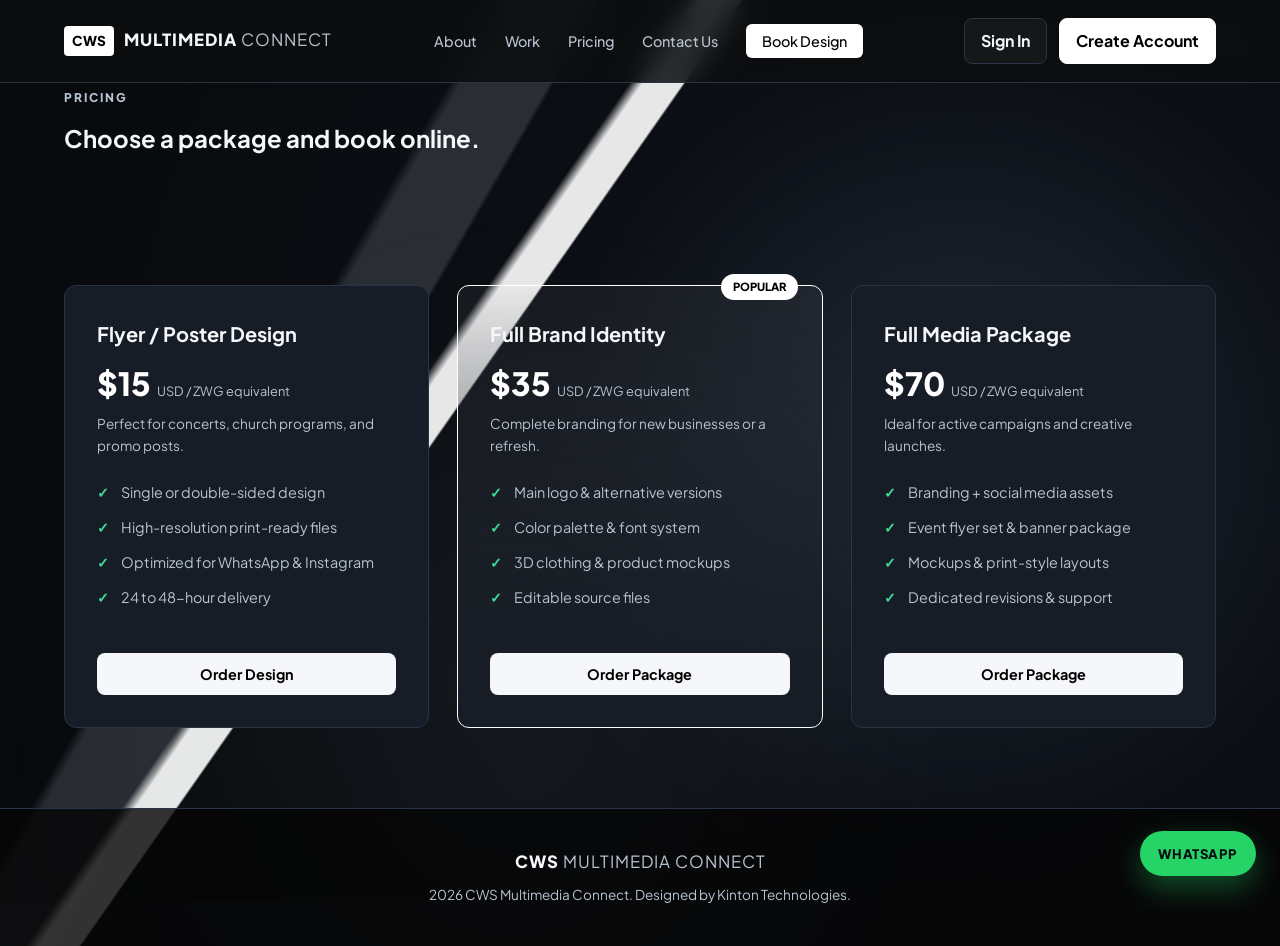
<file: pricing.html>
<!DOCTYPE html>
<html lang="en">
<head>
  <meta charset="UTF-8" />
  <meta name="viewport" content="width=device-width, initial-scale=1.0" />
  <title>Pricing | CWS Multimedia Connect</title>
  <link rel="stylesheet" href="style.css" />
  <link href="https://fonts.googleapis.com/css2?family=Plus+Jakarta+Sans:wght@300;400;500;600;700;800&display=swap" rel="stylesheet" />
  <!-- Google tag (gtag.js) -->
<script async src="https://www.googletagmanager.com/gtag/js?id=G-277GPFBX9Z"></script>
<script>
  window.dataLayer = window.dataLayer || [];
  function gtag(){dataLayer.push(arguments);}
  gtag('js', new Date());

  gtag('config', 'G-277GPFBX9Z');
</script>
</head>
<body>
  <div class="bg-glow glow-1"></div>
  <div class="bg-glow glow-2"></div>

  <nav class="navbar">
    <div class="nav-container">
      <a href="index.html" class="logo">
        <span class="logo-badge">CWS</span>
        <span class="logo-text">MULTIMEDIA <span>CONNECT</span></span>
      </a>
      <ul class="nav-links">
        <li><a href="about.html">About</a></li>
        <li><a href="work.html">Work</a></li>
        <li><a href="pricing.html">Pricing</a></li>
        <li><a href="contact.html">Contact Us</a></li>
        <li><a href="book.html" class="btn-nav">Book Design</a></li>
      </ul>
      <div class="nav-actions">
        <a href="login.html" class="nav-ghost">Sign In</a>
        <a href="signup.html" class="nav-solid">Create Account</a>
      </div>
    </div>
  </nav>

  <main class="page-shell">
    <section class="page-hero compact">
      <div class="container narrow">
        <span class="subheading">PRICING</span>
        <h1>Choose a package and book online.</h1>
      </div>
    </section>

    <section class="section">
      <div class="container">
        <div class="pricing-grid">
          <div class="pricing-card">
            <div class="card-top">
              <h3>Flyer / Poster Design</h3>
              <p class="price">$15 <span class="currency-tag">USD / ZWG equivalent</span></p>
              <p class="price-desc">Perfect for concerts, church programs, and promo posts.</p>
            </div>
            <ul class="features-list">
              <li>Single or double-sided design</li>
              <li>High-resolution print-ready files</li>
              <li>Optimized for WhatsApp & Instagram</li>
              <li>24 to 48-hour delivery</li>
            </ul>
            <button class="btn-primary full-width" onclick="openOrderModal('Flyer / Poster Design', 15)">Order Design</button>
          </div>

          <div class="pricing-card featured">
            <div class="featured-badge">POPULAR</div>
            <div class="card-top">
              <h3>Full Brand Identity</h3>
              <p class="price">$35 <span class="currency-tag">USD / ZWG equivalent</span></p>
              <p class="price-desc">Complete branding for new businesses or a refresh.</p>
            </div>
            <ul class="features-list">
              <li>Main logo & alternative versions</li>
              <li>Color palette & font system</li>
              <li>3D clothing & product mockups</li>
              <li>Editable source files</li>
            </ul>
            <button class="btn-primary full-width" onclick="openOrderModal('Full Brand Identity', 35)">Order Package</button>
          </div>

          <div class="pricing-card">
            <div class="card-top">
              <h3>Full Media Package</h3>
              <p class="price">$70 <span class="currency-tag">USD / ZWG equivalent</span></p>
              <p class="price-desc">Ideal for active campaigns and creative launches.</p>
            </div>
            <ul class="features-list">
              <li>Branding + social media assets</li>
              <li>Event flyer set & banner package</li>
              <li>Mockups & print-style layouts</li>
              <li>Dedicated revisions & support</li>
            </ul>
            <button class="btn-primary full-width" onclick="openOrderModal('Full Media Package', 70)">Order Package</button>
          </div>
        </div>
      </div>
    </section>
  </main>

  <div id="orderModal" class="modal">
    <div class="modal-backdrop" onclick="closeOrderModal()"></div>
    <div class="modal-card">
      <button class="modal-close" onclick="closeOrderModal()">&times;</button>
      <div class="modal-header">
        <h3 id="modalServiceTitle">Order Service</h3>
        <p>Choose your payment method below to proceed.</p>
      </div>

      <form id="paynowForm">
        <div class="form-group">
          <label for="custName">Your Name</label>
          <input type="text" id="custName" placeholder="Your name" required />
        </div>

        <div class="form-group">
          <label for="custEmail">Email Address</label>
          <input type="email" id="custEmail" placeholder="you@example.com" required />
        </div>

        <div class="form-group">
          <label for="paymentMethod">Payment Method</label>
          <select id="paymentMethod" required onchange="handlePaymentMethodChange()">
            <option value="ecocash">EcoCash</option>
            <option value="innbucks">InnBucks</option>
            <option value="zimswitch">Zimswitch</option>
            <option value="paygo">PayGo</option>
          </select>
        </div>

        <div class="form-group" id="phoneGroup">
          <label for="custPhone">Mobile Number</label>
          <input type="tel" id="custPhone" placeholder="077XXXXXXX" />
        </div>

        <div class="form-group">
          <label for="custAmount">Amount</label>
          <input type="number" id="custAmount" readonly />
        </div>

        <div id="paymentStatus" class="status-msg"></div>
        <button type="submit" id="payBtn" class="btn-primary full-width">Pay via Paynow</button>
      </form>
    </div>
  </div>

  <footer class="footer">
    <div class="container footer-content">
      <div class="logo-text">CWS <span>MULTIMEDIA CONNECT</span></div>
      <p>2026 CWS Multimedia Connect. Designed by Kinton Technologies.</p>
    </div>
  </footer>

  <a class="whatsapp-float" href="https://wa.me/263774274544?text=Hello%20CWS%20Multimedia%20Connect%2C%20I%20would%20like%20to%20book%20a%20design%20service." target="_blank" rel="noopener" aria-label="Chat on WhatsApp">WhatsApp</a>

  <script src="script.js"></script>
</body>
</html>
</file>
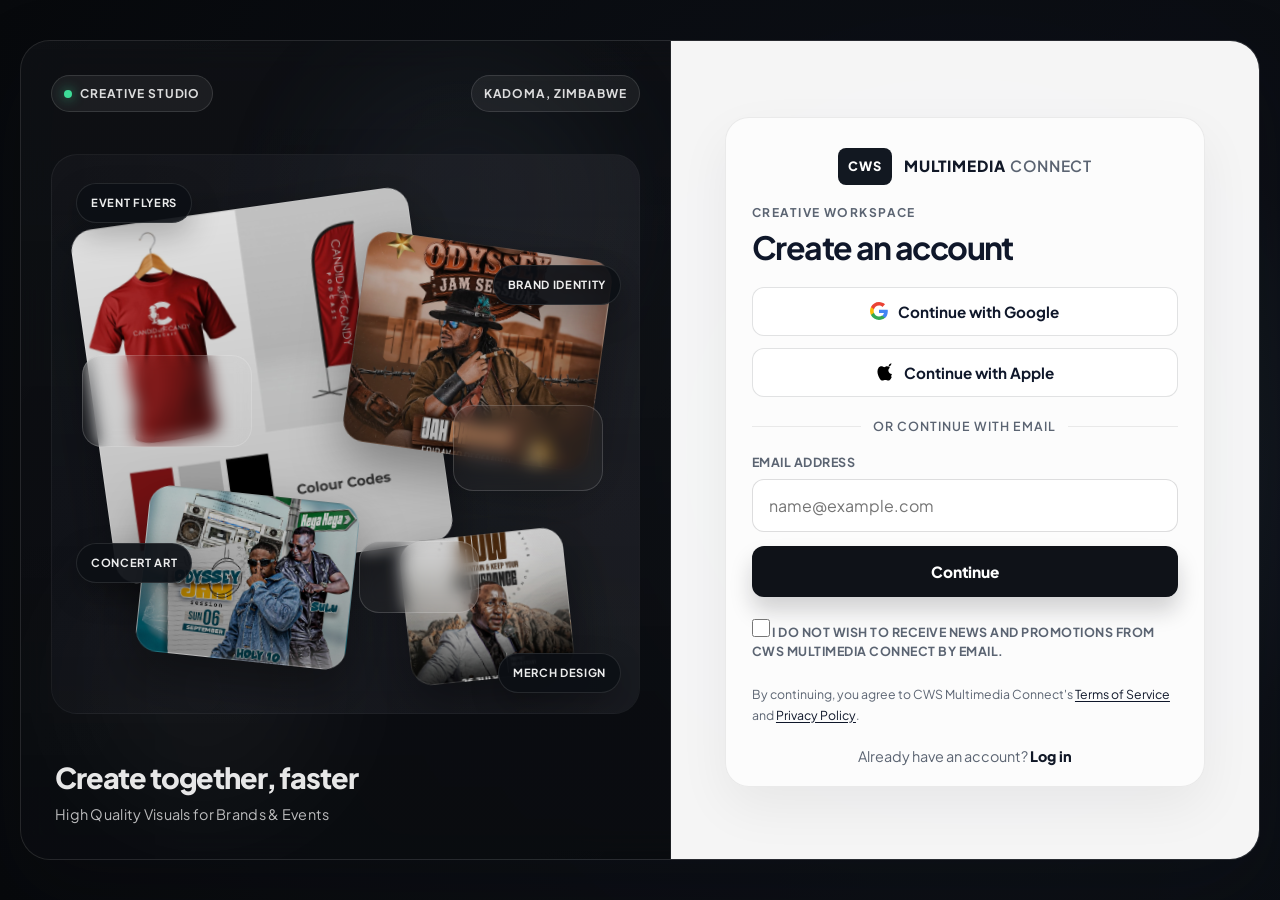
<file: signup.html>
<!DOCTYPE html>
<html lang="en">
<head>
  <meta charset="UTF-8" />
  <meta name="viewport" content="width=device-width, initial-scale=1.0" />
  <title>Create Account | CWS Multimedia Connect</title>
  <meta name="description" content="Create an account with CWS Multimedia Connect and start your next project." />
  <link rel="preconnect" href="https://fonts.googleapis.com" />
  <link rel="preconnect" href="https://fonts.gstatic.com" crossorigin />
  <link href="https://fonts.googleapis.com/css2?family=Plus+Jakarta+Sans:wght@300;400;500;600;700;800&display=swap" rel="stylesheet" />
  <link rel="stylesheet" href="style.css" />
  <!-- Google tag (gtag.js) -->
<script async src="https://www.googletagmanager.com/gtag/js?id=G-277GPFBX9Z"></script>
<script>
  window.dataLayer = window.dataLayer || [];
  function gtag(){dataLayer.push(arguments);}
  gtag('js', new Date());

  gtag('config', 'G-277GPFBX9Z');
</script>
  <style>
    :root {
      --auth-bg: #f5f5f4;
      --auth-dark: #0d1015;
      --auth-panel: rgba(255,255,255,0.96);
      --auth-border: rgba(15, 18, 24, 0.08);
      --auth-text: #111827;
      --auth-muted: #5b6472;
      --auth-soft: #eef3f7;
      --auth-line: rgba(15, 18, 24, 0.08);
      --auth-shadow: 0 30px 80px rgba(15, 18, 24, 0.18);
      --auth-accent: #f8fafc;
      --auth-accent-strong: #0f1218;
    }

    * {
      box-sizing: border-box;
    }

    body {
      background: linear-gradient(145deg, #0a0d12 0%, #141a23 100%);
      color: var(--auth-text);
      font-family: 'Plus Jakarta Sans', sans-serif;
    }

    a {
      color: inherit;
      text-decoration: none;
    }

    .auth-page {
      min-height: 100vh;
      display: flex;
      align-items: center;
      justify-content: center;
      padding: 32px 20px;
      background:
        radial-gradient(circle at top left, rgba(255,255,255,0.08), transparent 30%),
        radial-gradient(circle at bottom right, rgba(24, 122, 216, 0.12), transparent 35%),
        linear-gradient(145deg, #0a0d12 0%, #141a23 100%);
    }

    .auth-shell {
      width: min(1260px, 100%);
      min-height: 820px;
      display: grid;
      grid-template-columns: 1.05fr 0.95fr;
      background: rgba(255,255,255,0.04);
      border: 1px solid rgba(255,255,255,0.09);
      border-radius: 30px;
      overflow: hidden;
      box-shadow: var(--auth-shadow);
      backdrop-filter: blur(16px);
    }

    .auth-showcase {
      position: relative;
      background:
        linear-gradient(180deg, rgba(8, 10, 14, 0.7), rgba(8, 10, 14, 0.9)),
        linear-gradient(120deg, rgba(255,255,255,0.05), rgba(255,255,255,0.02));
      padding: 34px 30px 28px;
      border-right: 1px solid rgba(255,255,255,0.08);
      overflow: hidden;
    }

    .auth-showcase::before,
    .auth-showcase::after {
      content: "";
      position: absolute;
      inset: auto;
      border-radius: 50%;
      filter: blur(60px);
      opacity: 0.5;
    }

    .auth-showcase::before {
      width: 280px;
      height: 280px;
      background: rgba(86, 107, 128, 0.22);
      top: 30px;
      right: 10%;
    }

    .auth-showcase::after {
      width: 260px;
      height: 260px;
      background: rgba(255,255,255,0.08);
      bottom: 40px;
      left: 8%;
    }

    .showcase-top {
      position: relative;
      z-index: 2;
      display: flex;
      justify-content: space-between;
      align-items: center;
      margin-bottom: 42px;
    }

    .mini-badge {
      display: inline-flex;
      align-items: center;
      gap: 8px;
      background: rgba(255,255,255,0.06);
      border: 1px solid rgba(255,255,255,0.12);
      border-radius: 999px;
      color: rgba(255,255,255,0.85);
      padding: 8px 12px;
      font-size: 0.75rem;
      font-weight: 700;
      letter-spacing: 0.08em;
      text-transform: uppercase;
    }

    .mini-dot {
      width: 8px;
      height: 8px;
      background: #3ddc97;
      border-radius: 50%;
      box-shadow: 0 0 12px rgba(61,220,151,0.7);
    }

    .showcase-grid {
      position: relative;
      z-index: 2;
      height: 560px;
      border-radius: 26px;
      background:
        linear-gradient(180deg, rgba(255,255,255,0.03), rgba(255,255,255,0.01)),
        rgba(10, 13, 18, 0.45);
      border: 1px solid rgba(255,255,255,0.06);
      overflow: hidden;
    }

    .showcase-grid::before {
      content: "";
      position: absolute;
      inset: 0;
      background:
        linear-gradient(transparent 0%, rgba(255,255,255,0.02) 100%),
        linear-gradient(90deg, transparent 0%, rgba(255,255,255,0.04) 100%);
      pointer-events: none;
    }

    .showcase-card {
      position: absolute;
      border: 1px solid rgba(255,255,255,0.12);
      border-radius: 22px;
      overflow: hidden;
      background: rgba(16, 22, 27, 0.9);
      box-shadow: 0 20px 50px rgba(0,0,0,0.35);
      backdrop-filter: blur(8px);
    }

    .showcase-card.large {
      width: 58%;
      height: 64%;
      left: 40px;
      top: 52px;
      transform: rotate(-8deg);
      background-image: linear-gradient(rgba(0,0,0,0.12), rgba(0,0,0,0.28)), url('candid-candy.jpg');
      background-size: cover;
      background-position: center;
    }

    .showcase-card.medium {
      width: 42%;
      height: 38%;
      right: 38px;
      top: 90px;
      transform: rotate(8deg);
      background-image: linear-gradient(rgba(0,0,0,0.15), rgba(0,0,0,0.3)), url('jah-prayzah.jpg');
      background-size: cover;
      background-position: center;
    }

    .showcase-card.small {
      width: 36%;
      height: 30%;
      left: 90px;
      bottom: 52px;
      transform: rotate(6deg);
      background-image: linear-gradient(rgba(0,0,0,0.2), rgba(0,0,0,0.38)), url('holy-10.jpg');
      background-size: cover;
      background-position: center;
    }

    .showcase-card.tiny {
      width: 28%;
      height: 26%;
      right: 70px;
      bottom: 34px;
      transform: rotate(-6deg);
      background-image: linear-gradient(rgba(0,0,0,0.16), rgba(0,0,0,0.35)), url('church-service.jpg');
      background-size: cover;
      background-position: center;
    }

    .floating-tag {
      position: absolute;
      display: inline-flex;
      align-items: center;
      background: rgba(13,16,21,0.92);
      border: 1px solid rgba(255,255,255,0.1);
      color: rgba(255,255,255,0.92);
      padding: 10px 14px;
      border-radius: 999px;
      font-size: 0.7rem;
      font-weight: 700;
      letter-spacing: 0.06em;
      text-transform: uppercase;
      box-shadow: 0 12px 30px rgba(0,0,0,0.24);
      z-index: 2;
    }

    .tag-1 { top: 28px; left: 24px; }
    .tag-2 { top: 110px; right: 18px; }
    .tag-3 { left: 24px; bottom: 130px; }
    .tag-4 { right: 18px; bottom: 20px; }

    .showcase-node {
      position: absolute;
      z-index: 1;
      border: 1px solid rgba(255,255,255,0.16);
      background: rgba(255,255,255,0.04);
      border-radius: 20px;
      backdrop-filter: blur(8px);
    }

    .node-1 {
      width: 170px;
      height: 92px;
      left: 30px;
      top: 200px;
    }

    .node-2 {
      width: 150px;
      height: 86px;
      right: 36px;
      top: 250px;
    }

    .node-3 {
      width: 120px;
      height: 72px;
      right: 160px;
      bottom: 100px;
    }

    .showcase-footer {
      position: relative;
      z-index: 2;
      margin-top: 20px;
      padding: 26px 4px 0;
      color: rgba(255,255,255,0.9);
    }

    .showcase-footer h2 {
      font-size: clamp(1.8rem, 2vw, 2.4rem);
      line-height: 1.2;
      margin: 0 0 8px;
      font-weight: 800;
      letter-spacing: -0.04em;
    }

    .showcase-footer p {
      margin: 0;
      color: rgba(255,255,255,0.72);
      font-size: 0.9rem;
      letter-spacing: 0.02em;
    }

    .auth-panel {
      background: var(--auth-panel);
      display: flex;
      align-items: center;
      justify-content: center;
      padding: 32px 40px 28px;
    }

    .auth-card {
      width: min(100%, 480px);
      background: rgba(255,255,255,0.72);
      border: 1px solid var(--auth-border);
      border-radius: 24px;
      padding: 30px 26px 18px;
      box-shadow: 0 20px 52px rgba(15,18,24,0.06);
    }

    .auth-brand {
      display: flex;
      align-items: center;
      justify-content: center;
      gap: 12px;
      margin-bottom: 18px;
      color: var(--auth-text);
    }

    .logo-badge {
      background: #121821;
      color: #ffffff;
      border-radius: 8px;
      font-weight: 800;
      letter-spacing: 0.08em;
      padding: 8px 10px;
      font-size: 0.8rem;
    }

    .logo-text {
      font-size: 0.96rem;
      font-weight: 800;
      letter-spacing: 0.06em;
      text-transform: uppercase;
      color: #111827;
    }

    .logo-text span {
      color: var(--auth-muted);
      font-weight: 600;
    }

    .auth-header {
      text-align: left;
      margin-bottom: 22px;
    }

    .auth-header .eyebrow {
      margin: 0 0 8px;
      color: var(--auth-muted);
      font-size: 0.75rem;
      font-weight: 700;
      letter-spacing: 0.12em;
      text-transform: uppercase;
    }

    .auth-header h1 {
      margin: 0;
      font-size: clamp(2rem, 2vw, 2.7rem);
      line-height: 1.1;
      letter-spacing: -0.05em;
      color: #0f172a;
    }

    .social-auth {
      display: grid;
      gap: 12px;
      margin-bottom: 20px;
    }

    .social-btn {
      width: 100%;
      border: 1px solid rgba(15,18,24,0.12);
      background: #ffffff;
      color: #0f172a;
      border-radius: 12px;
      padding: 14px 16px;
      display: flex;
      align-items: center;
      justify-content: center;
      gap: 10px;
      font-size: 0.95rem;
      font-weight: 700;
      cursor: pointer;
      transition: transform 0.2s ease, box-shadow 0.2s ease;
    }

    .social-btn:hover {
      transform: translateY(-1px);
      box-shadow: 0 8px 16px rgba(15, 18, 24, 0.08);
    }

    .social-icon {
      width: 20px;
      height: 20px;
      display: inline-flex;
      align-items: center;
      justify-content: center;
      border-radius: 50%;
      font-weight: 800;
      font-size: 0.7rem;
    }

    .google { background: #f1f5f9; color: #0f172a; }
    .apple { background: #111827; color: #ffffff; }

    .divider {
      display: flex;
      align-items: center;
      gap: 12px;
      color: var(--auth-muted);
      font-size: 0.78rem;
      font-weight: 600;
      text-transform: uppercase;
      letter-spacing: 0.08em;
      margin: 18px 0 16px;
    }

    .divider::before,
    .divider::after {
      content: "";
      flex: 1;
      height: 1px;
      background: var(--auth-line);
    }

    .auth-form {
      display: grid;
      gap: 14px;
    }

    .auth-form label {
      display: block;
      margin-bottom: 6px;
      font-size: 0.78rem;
      color: var(--auth-muted);
      font-weight: 700;
      letter-spacing: 0.04em;
      text-transform: uppercase;
    }

    .auth-form input {
      width: 100%;
      border: 1px solid rgba(15,18,24,0.14);
      border-radius: 12px;
      padding: 15px 16px;
      font-size: 1rem;
      color: #111827;
      background: rgba(255,255,255,0.8);
      outline: none;
      transition: border-color 0.2s ease, box-shadow 0.2s ease;
    }

    .auth-form input:focus {
      border-color: rgba(15,18,24,0.3);
      box-shadow: 0 0 0 4px rgba(15,18,24,0.06);
    }

    .primary-btn {
      width: 100%;
      border: none;
      border-radius: 12px;
      background: #0f1218;
      color: #ffffff;
      padding: 16px 18px;
      font-size: 0.96rem;
      font-weight: 800;
      cursor: pointer;
      transition: transform 0.2s ease, box-shadow 0.2s ease;
      box-shadow: 0 14px 22px rgba(15, 18, 24, 0.18);
    }

    .primary-btn:hover {
      transform: translateY(-1px);
      box-shadow: 0 18px 28px rgba(15,18,24,0.22);
    }

    .checkbox-wrap {
      margin-top: 6px;
      display: flex;
      align-items: flex-start;
      gap: 10px;
      color: var(--auth-muted);
      font-size: 0.83rem;
      line-height: 1.5;
    }

    .checkbox-wrap input {
      width: 18px;
      height: 18px;
      margin-top: 2px;
      accent-color: #0f1218;
      flex-shrink: 0;
    }

    .terms {
      margin: 18px 0 20px;
      font-size: 0.77rem;
      line-height: 1.65;
      color: var(--auth-muted);
    }

    .terms a {
      color: #0f172a;
      text-decoration: underline;
      text-underline-offset: 2px;
    }

    .login-link {
      margin: 0;
      text-align: center;
      font-size: 0.9rem;
      color: var(--auth-muted);
    }

    .login-link a {
      color: #111827;
      font-weight: 800;
    }

    @media (max-width: 900px) {
      .auth-shell {
        grid-template-columns: 1fr;
        min-height: auto;
      }

      .auth-showcase {
        display: none;
      }

      .auth-panel {
        padding: 26px 18px;
      }

      .auth-card {
        width: 100%;
      }
    }
  </style>
</head>
<body class="auth-page">
  <div class="auth-shell">
    <aside class="auth-showcase" aria-label="CWS portfolio showcase">
      <div class="showcase-top">
        <div class="mini-badge"><span class="mini-dot"></span> Creative Studio</div>
        <div class="mini-badge">Kadoma, Zimbabwe</div>
      </div>

      <div class="showcase-grid">
        <div class="showcase-card large"></div>
        <div class="showcase-card medium"></div>
        <div class="showcase-card small"></div>
        <div class="showcase-card tiny"></div>

        <div class="floating-tag tag-1">Event Flyers</div>
        <div class="floating-tag tag-2">Brand Identity</div>
        <div class="floating-tag tag-3">Concert Art</div>
        <div class="floating-tag tag-4">Merch Design</div>

        <span class="showcase-node node-1"></span>
        <span class="showcase-node node-2"></span>
        <span class="showcase-node node-3"></span>
      </div>

      <div class="showcase-footer">
        <h2>Create together, faster</h2>
        <p>High Quality Visuals for Brands & Events</p>
      </div>
    </aside>

    <main class="auth-panel">
      <div class="auth-card">
        <div class="auth-brand">
          <span class="logo-badge">CWS</span>
          <span class="logo-text">Multimedia <span>Connect</span></span>
        </div>

        <div class="auth-header">
          <p class="eyebrow">Creative workspace</p>
          <h1>Create an account</h1>
        </div>

        <div class="social-auth" aria-label="Social sign up options">
          <button type="button" class="social-btn">
            <svg width="18" height="18" viewBox="0 0 24 24" xmlns="http://www.w3.org/2000/svg" aria-hidden="true">
              <path fill="#4285F4" d="M23.745 12.27c0-.7-.06-1.4-.19-2.07H12v4.51h6.6c-.29 1.52-1.14 2.82-2.4 3.68v3.05h3.88c2.27-2.09 3.665-5.17 3.665-9.17z"/>
              <path fill="#34A853" d="M12 24c3.24 0 5.95-1.08 7.93-2.91l-3.88-3.05c-1.08.72-2.45 1.16-4.05 1.16-3.12 0-5.77-2.1-6.72-4.93H1.27v3.13C3.26 21.3 7.31 24 12 24z"/>
              <path fill="#FBBC05" d="M5.28 14.25c-.25-.72-.38-1.49-.38-2.25s.13-1.53.38-2.25V6.62H1.27C.46 8.23 0 10.06 0 12s.46 3.77 1.27 5.38l4.01-3.13z"/>
              <path fill="#EA4335" d="M12 4.75c1.77 0 3.35.61 4.6 1.8l3.42-3.42C17.95 1.19 15.24 0 12 0 7.31 0 3.26 2.7 1.27 6.62l4.01 3.13c.95-2.83 3.6-4.93 6.72-4.93z"/>
            </svg>
            Continue with Google
          </button>
          <button type="button" class="social-btn">
            <svg width="18" height="18" viewBox="0 0 170 170" fill="#000000" xmlns="http://www.w3.org/2000/svg" aria-hidden="true">
              <path d="M150.37 130.25c-2.45 5.66-5.35 10.87-8.71 15.66-4.58 6.53-8.33 11.05-11.22 13.56-4.48 4.12-9.28 6.23-14.42 6.35-3.69 0-8.14-1.05-13.32-3.18-5.19-2.12-9.97-3.17-14.34-3.17-4.58 0-9.49 1.05-14.75 3.17-5.26 2.13-9.5 3.24-12.74 3.35-4.82.25-9.69-1.8-14.63-6.14-3.23-2.73-7.1-7.38-11.61-13.95-6.52-9.39-11.62-19.89-15.3-31.51-3.69-11.62-5.54-22.75-5.54-33.39 0-14.28 3.53-26.04 10.58-35.28 7.06-9.23 15.89-13.93 26.51-14.09 4.94 0 10.15 1.22 15.64 3.67 5.48 2.44 9.17 3.67 11.06 3.67 1.63 0 5.49-1.28 11.58-3.83 6.09-2.56 11.28-3.75 15.57-3.58 11.75.95 20.89 5.38 27.42 13.3-10.42 6.32-15.52 15.22-15.3 26.7.22 9.03 3.64 16.59 10.25 22.68 6.61 6.09 14.38 9.61 23.3 10.56-2.44 7.29-5.7 14.54-9.78 21.75zM119.22 31.86c0-6.73 2.45-13.14 7.36-19.23 4.91-6.09 11.09-9.84 18.53-11.26.22 1.3.33 2.28.33 2.94 0 6.63-2.52 13.12-7.56 19.47-5.04 6.35-11.19 10.1-18.45 11.26-.22-.87-.33-1.93-.33-3.18z"/>
            </svg>
            Continue with Apple
          </button>
        </div>

        <div class="divider">Or continue with email</div>

        <form id="signupForm" class="auth-form">
          <div>
            <label for="signupEmail">Email address</label>
            <input id="signupEmail" name="email" type="email" placeholder="name@example.com" required />
          </div>

          <button type="submit" class="primary-btn">Continue</button>

          <label class="checkbox-wrap" for="marketingOptIn">
            <input id="marketingOptIn" type="checkbox" />
            <span>I do not wish to receive news and promotions from CWS Multimedia Connect by email.</span>
          </label>
        </form>

        <p class="terms">By continuing, you agree to CWS Multimedia Connect's <a href="#">Terms of Service</a> and <a href="#">Privacy Policy</a>.</p>

        <p class="login-link">Already have an account? <a href="login.html">Log in</a></p>
      </div>
    </main>
  </div>
</body>
</html>
</file>
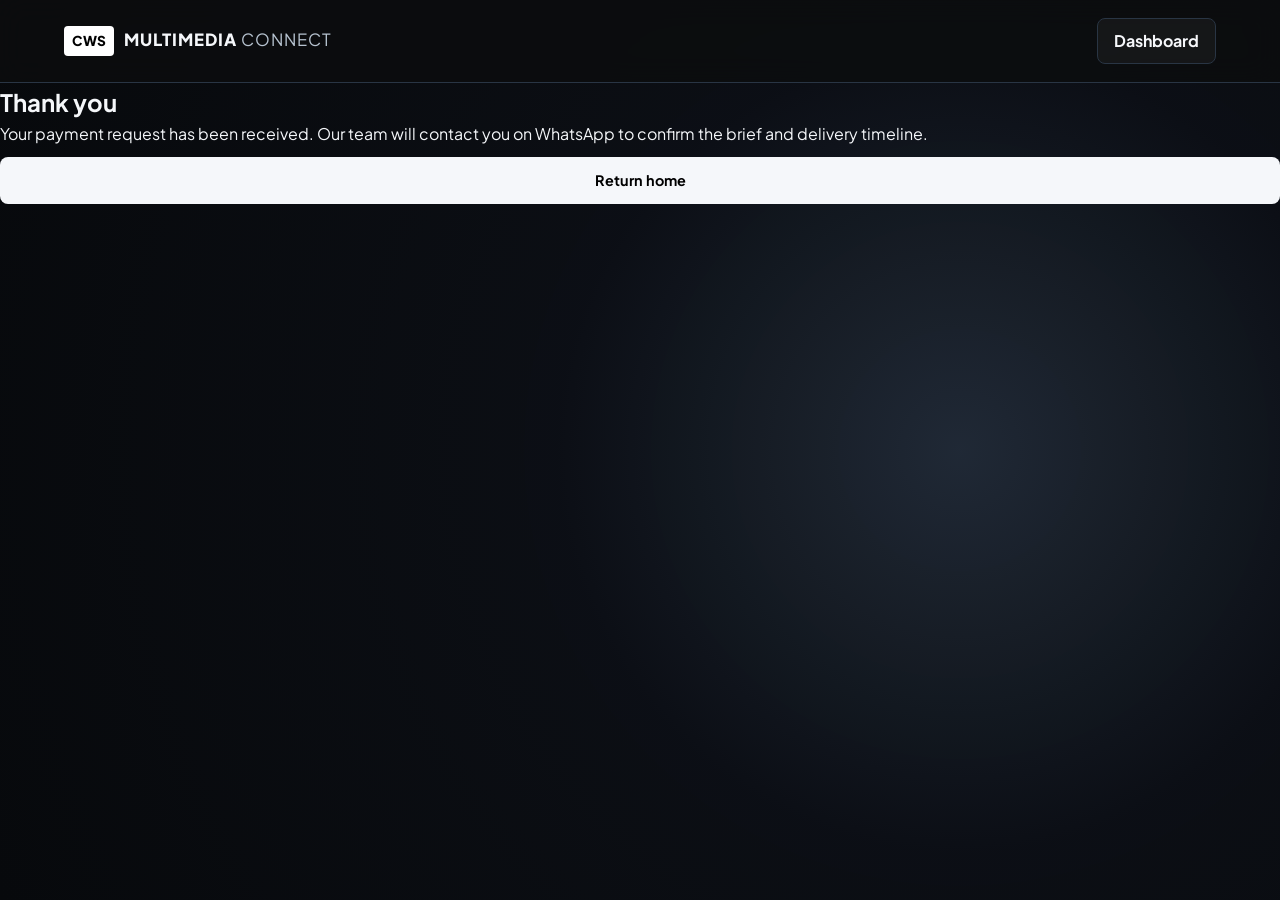
<file: thank-you.html>
<!DOCTYPE html>
<html lang="en">
<head>
  <meta charset="UTF-8" />
  <meta name="viewport" content="width=device-width, initial-scale=1.0" />
  <title>Thank You | CWS Multimedia Connect</title>
  <link rel="stylesheet" href="style.css" />
  <link href="https://fonts.googleapis.com/css2?family=Plus+Jakarta+Sans:wght@300;400;500;600;700;800&display=swap" rel="stylesheet" />
  <!-- Google tag (gtag.js) -->
<script async src="https://www.googletagmanager.com/gtag/js?id=G-277GPFBX9Z"></script>
<script>
  window.dataLayer = window.dataLayer || [];
  function gtag(){dataLayer.push(arguments);}
  gtag('js', new Date());

  gtag('config', 'G-277GPFBX9Z');
</script>
</head>
<body>
  <nav class="navbar">
    <div class="nav-container">
      <a href="index.html" class="logo">
        <span class="logo-badge">CWS</span>
        <span class="logo-text">MULTIMEDIA <span>CONNECT</span></span>
      </a>
      <div class="nav-actions">
        <a href="dashboard.html" class="nav-ghost">Dashboard</a>
      </div>
    </div>
  </nav>

  <main class="auth-shell">
    <div class="auth-card">
      <h2>Thank you</h2>
      <p>Your payment request has been received. Our team will contact you on WhatsApp to confirm the brief and delivery timeline.</p>
      <a href="index.html" class="btn-primary" style="display:inline-flex; width:100%; margin-top:10px;">Return home</a>
    </div>
  </main>
</body>
</html>
</file>
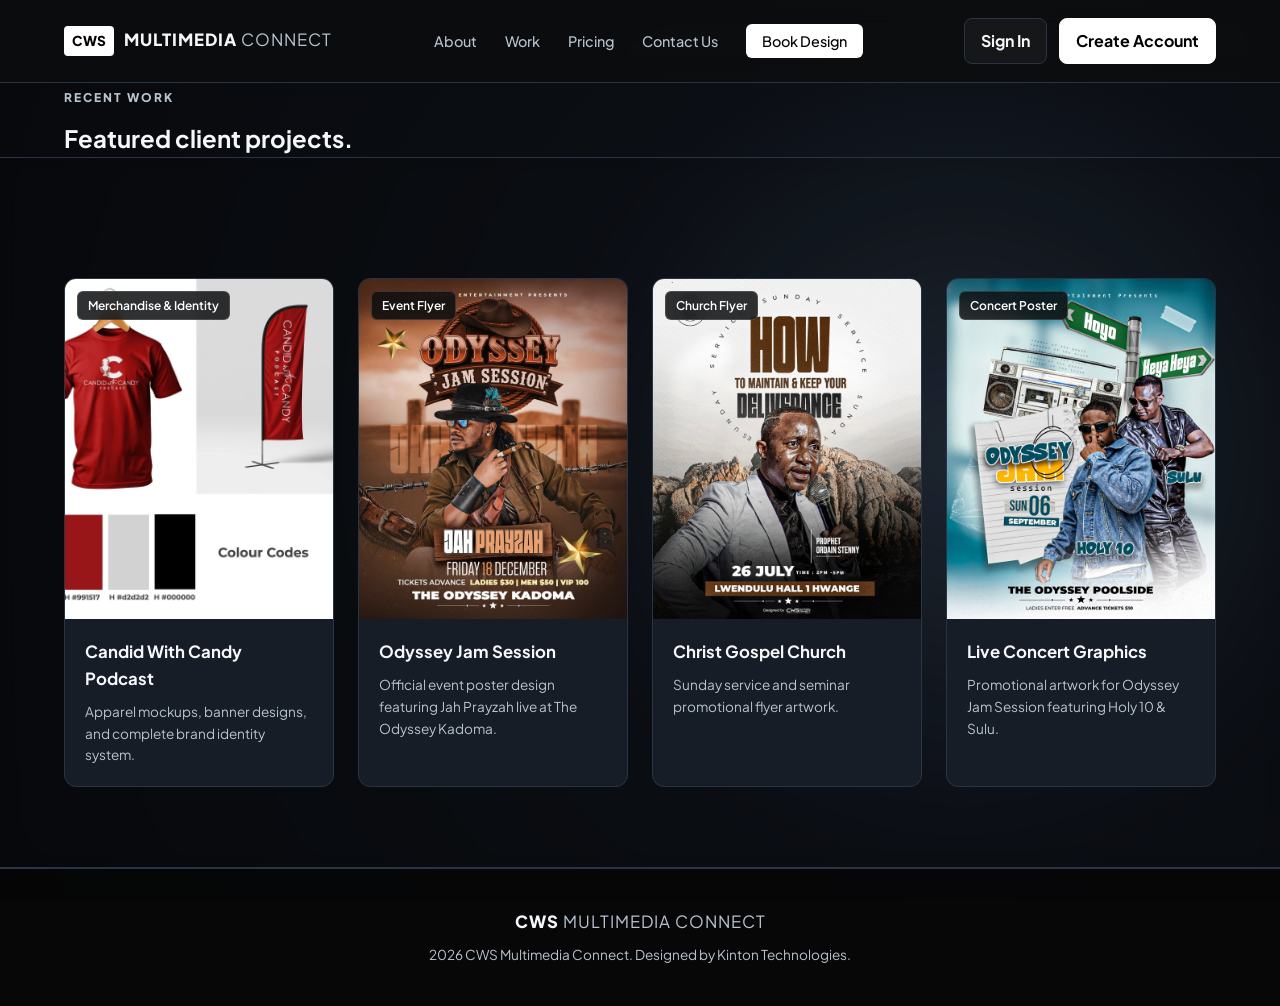
<file: work.html>
<!DOCTYPE html>
<html lang="en">
<head>
  <meta charset="UTF-8" />
  <meta name="viewport" content="width=device-width, initial-scale=1.0" />
  <title>Work | CWS Multimedia Connect</title>
  <link rel="stylesheet" href="style.css" />
  <link href="https://fonts.googleapis.com/css2?family=Plus+Jakarta+Sans:wght@300;400;500;600;700;800&display=swap" rel="stylesheet" />
  <!-- Google tag (gtag.js) -->
<script async src="https://www.googletagmanager.com/gtag/js?id=G-277GPFBX9Z"></script>
<script>
  window.dataLayer = window.dataLayer || [];
  function gtag(){dataLayer.push(arguments);}
  gtag('js', new Date());

  gtag('config', 'G-277GPFBX9Z');
</script>
</head>
<body>
  <nav class="navbar">
    <div class="nav-container">
      <a href="index.html" class="logo">
        <span class="logo-badge">CWS</span>
        <span class="logo-text">MULTIMEDIA <span>CONNECT</span></span>
      </a>
      <ul class="nav-links">
        <li><a href="about.html">About</a></li>
        <li><a href="work.html">Work</a></li>
        <li><a href="pricing.html">Pricing</a></li>
        <li><a href="contact.html">Contact Us</a></li>
        <li><a href="book.html" class="btn-nav">Book Design</a></li>
      </ul>
      <div class="nav-actions">
        <a href="login.html" class="nav-ghost">Sign In</a>
        <a href="signup.html" class="nav-solid">Create Account</a>
      </div>
    </div>
  </nav>

  <main class="page-shell">
    <section class="page-hero compact">
      <div class="container narrow">
        <span class="subheading">RECENT WORK</span>
        <h1>Featured client projects.</h1>
      </div>
    </section>

    <section class="section dark-section">
      <div class="container">
        <div class="catalog-grid">
          <div class="catalog-card">
            <div class="card-image">
              <img src="candid-candy.jpg" alt="Candid With Candy Podcast Branding" loading="lazy" />
              <span class="card-tag">Merchandise & Identity</span>
            </div>
            <div class="card-body">
              <h3>Candid With Candy Podcast</h3>
              <p>Apparel mockups, banner designs, and complete brand identity system.</p>
            </div>
          </div>

          <div class="catalog-card">
            <div class="card-image">
              <img src="jah-prayzah.jpg" alt="Jah Prayzah Event Poster" loading="lazy" />
              <span class="card-tag">Event Flyer</span>
            </div>
            <div class="card-body">
              <h3>Odyssey Jam Session</h3>
              <p>Official event poster design featuring Jah Prayzah live at The Odyssey Kadoma.</p>
            </div>
          </div>

          <div class="catalog-card">
            <div class="card-image">
              <img src="church-service.jpg" alt="Christ Gospel Church Flyer" loading="lazy" />
              <span class="card-tag">Church Flyer</span>
            </div>
            <div class="card-body">
              <h3>Christ Gospel Church</h3>
              <p>Sunday service and seminar promotional flyer artwork.</p>
            </div>
          </div>

          <div class="catalog-card">
            <div class="card-image">
              <img src="holy-10.jpg" alt="Holy 10 Jam Session Poster" loading="lazy" />
              <span class="card-tag">Concert Poster</span>
            </div>
            <div class="card-body">
              <h3>Live Concert Graphics</h3>
              <p>Promotional artwork for Odyssey Jam Session featuring Holy 10 & Sulu.</p>
            </div>
          </div>
        </div>
      </div>
    </section>
  </main>

  <footer class="footer">
    <div class="container footer-content">
      <div class="logo-text">CWS <span>MULTIMEDIA CONNECT</span></div>
      <p>2026 CWS Multimedia Connect. Designed by Kinton Technologies.</p>
    </div>
  </footer>

  <script src="script.js"></script>
</body>
</html>
</file>
<file: style.css>
/* --- CWS Brand Colors & Settings --- */
:root {
  --bg-dark: #0f1218;
  --bg-card: #171d26;
  --bg-card-hover: #1d2733;
  --border-color: #293544;
  --text-primary: #f5f7fa;
  --text-secondary: #b7c3d0;
  --accent-white: #f5f7fa;
  --accent-green: #3ddc97;
  --accent-red: #ff6a6a;
  --page-bg: #0a0d12;
  --hero-glow: rgba(255, 255, 255, 0.08);
  --btn-soft: rgba(255, 255, 255, 0.04);
  --nav-link-color: #b7c3d0;
  --nav-link-hover: #ffffff;
  --radius: 12px;
  --transition: all 0.25s ease;
}

* {
  margin: 0;
  padding: 0;
  box-sizing: border-box;
  font-family: 'Plus Jakarta Sans', -apple-system, BlinkMacSystemFont, sans-serif;
}

html {
  scroll-behavior: smooth;
}

body {
  background-color: var(--bg-dark);
  color: var(--text-primary);
  line-height: 1.6;
  overflow-x: hidden;
  position: relative;
  min-height: 100vh;
  transition: background-color 0.3s ease, color 0.3s ease;
}

/* Radial Glow Background */
body::before {
  content: "";
  position: fixed;
  top: 0;
  left: 0;
  width: 100vw;
  height: 100vh;
  background: radial-gradient(circle at 75% 50%, rgba(34, 44, 57, 0.9) 0%, rgba(12, 15, 21, 0.96) 38%, rgba(7, 9, 12, 1) 100%);
  z-index: -2;
}

/* Sleek Diagonal Swooshes */
.bg-glow.glow-1 {
  position: fixed;
  top: -20%;
  left: -20%;
  width: 140vw;
  height: 140vh;
  background: 
    linear-gradient(125deg, transparent 40%, rgba(255, 255, 255, 0.9) 40.5%, rgba(255, 255, 255, 0.9) 42%, transparent 42.1%),
    linear-gradient(120deg, transparent 34%, rgba(80, 85, 95, 0.45) 34.5%, rgba(80, 85, 95, 0.45) 38%, transparent 38.2%);
  z-index: -1;
  pointer-events: none;
}

.bg-glow.glow-2 {
  position: fixed;
  bottom: -30%;
  left: -10%;
  width: 100vw;
  height: 100vh;
  background: radial-gradient(circle, rgba(255, 255, 255, 0.05) 0%, transparent 60%);
  z-index: -1;
  pointer-events: none;
  filter: blur(80px);
}

.container {
  max-width: 1200px;
  margin: 0 auto;
  padding: 0 24px;
}

.section {
  padding: 80px 0;
}

.dark-section {
  background-color: rgba(12, 13, 15, 0.12);
  backdrop-filter: blur(8px);
  border-top: 1px solid var(--border-color);
  border-bottom: 1px solid var(--border-color);
}

.text-center { text-align: center; }

.subheading {
  display: inline-block;
  font-size: 0.75rem;
  font-weight: 800;
  letter-spacing: 2px;
  color: var(--text-secondary);
  margin-bottom: 12px;
  text-transform: uppercase;
}

/* Navbar */
.navbar {
  position: sticky;
  top: 0;
  z-index: 100;
  background: rgba(12, 13, 15, 0.85);
  backdrop-filter: blur(14px);
  border-bottom: 1px solid var(--border-color);
}

.nav-container {
  max-width: 1200px;
  margin: 0 auto;
  padding: 18px 24px;
  display: flex;
  justify-content: space-between;
  align-items: center;
}

.logo {
  display: flex;
  align-items: center;
  gap: 10px;
  text-decoration: none;
  color: var(--text-primary);
}

.logo-badge {
  background: #ffffff;
  color: #000000;
  font-weight: 800;
  font-size: 0.85rem;
  padding: 4px 8px;
  border-radius: 4px;
}

.logo-text {
  font-weight: 800;
  font-size: 1.05rem;
  letter-spacing: 1px;
}
.logo-text span { color: var(--text-secondary); font-weight: 400; }

.nav-links {
  display: flex;
  align-items: center;
  gap: 28px;
  list-style: none;
}

.nav-links a {
  color: var(--nav-link-color);
  text-decoration: none;
  font-size: 0.9rem;
  font-weight: 500;
  transition: var(--transition);
}

.nav-links a:hover { color: var(--nav-link-hover); }

.nav-actions {
  display: flex;
  align-items: center;
  gap: 12px;
}

.nav-ghost,
.nav-solid,
.auth-submit {
  display: inline-flex;
  align-items: center;
  justify-content: center;
  border-radius: 8px;
  text-decoration: none;
  font-weight: 700;
  transition: var(--transition);
  cursor: pointer;
}

.nav-ghost {
  background: rgba(255, 255, 255, 0.04);
  color: var(--text-primary);
  border: 1px solid var(--border-color);
  padding: 9px 16px;
}

.nav-ghost:hover {
  background: rgba(255, 255, 255, 0.08);
  transform: translateY(-1px);
}

.nav-solid {
  background: #ffffff;
  color: #000000;
  border: 1px solid #ffffff;
  padding: 9px 16px;
}

.nav-solid:hover {
  background: #e5e7eb;
  transform: translateY(-1px);
}

.auth-submit {
  width: 100%;
  background: #ffffff;
  color: #000000;
  border: none;
  padding: 12px 20px;
  font-size: 0.95rem;
}

.auth-submit:hover {
  background: #e5e7eb;
  transform: translateY(-1px);
}

.whatsapp-float {
  position: fixed;
  right: 24px;
  bottom: 24px;
  z-index: 1000;
  display: inline-flex;
  align-items: center;
  justify-content: center;
  background: #25d366;
  color: #0a0d12;
  text-decoration: none;
  font-weight: 800;
  font-size: 0.82rem;
  letter-spacing: 0.04em;
  text-transform: uppercase;
  padding: 12px 18px;
  border-radius: 999px;
  box-shadow: 0 12px 30px rgba(37, 211, 102, 0.35);
  transition: var(--transition);
}

.whatsapp-float:hover {
  transform: translateY(-2px);
  box-shadow: 0 16px 32px rgba(37, 211, 102, 0.45);
}

/* Buttons */
.btn-primary {
  background: var(--accent-white);
  color: #000000;
  border: none;
  padding: 12px 24px;
  border-radius: 8px;
  font-weight: 700;
  font-size: 0.9rem;
  cursor: pointer;
  text-decoration: none;
  display: inline-flex;
  align-items: center;
  justify-content: center;
  transition: var(--transition);
}
.btn-primary:hover { 
  background: #e4e4e7; 
  transform: translateY(-2px); 
}

.btn-secondary {
  background: rgba(255, 255, 255, 0.05);
  color: var(--text-primary);
  border: 1px solid var(--border-color);
  padding: 12px 24px;
  border-radius: 8px;
  font-weight: 600;
  font-size: 0.9rem;
  text-decoration: none;
  display: inline-flex;
  align-items: center;
  transition: var(--transition);
}
.btn-secondary:hover { background: rgba(255, 255, 255, 0.12); border-color: var(--text-primary); }

.btn-whatsapp {
  background: linear-gradient(135deg, #25d366 0%, #1db954 100%);
  color: #06120b;
  border: none;
  padding: 12px 24px;
  border-radius: 8px;
  font-weight: 800;
  font-size: 0.9rem;
  text-decoration: none;
  display: inline-flex;
  align-items: center;
  justify-content: center;
  transition: var(--transition);
}

.btn-whatsapp:hover {
  transform: translateY(-2px);
  box-shadow: 0 10px 20px rgba(37, 211, 102, 0.25);
}

.btn-nav {
  background: #ffffff;
  color: #000000 !important;
  font-weight: 700;
  padding: 8px 16px;
  border-radius: 6px;
}

.full-width { width: 100%; }

/* Hero */
.hero {
  position: relative;
  padding: 100px 24px 80px;
  text-align: center;
  overflow: hidden;
}

.hero-visual {
  position: relative;
  max-width: 1200px;
  margin: 0 auto 36px;
  height: 420px;
}

.hero-swoosh {
  position: absolute;
  border-radius: 999px;
  pointer-events: none;
  opacity: 0.95;
}

.hero-swoosh-one {
  right: 4%;
  top: -12%;
  width: 56%;
  height: 22px;
  background: linear-gradient(180deg, #f4f4f5 0%, #dfe1e5 100%);
  transform: rotate(34deg);
  box-shadow: 0 8px 30px rgba(255,255,255,0.18);
}

.hero-swoosh-two {
  left: -8%;
  bottom: 20px;
  width: 68%;
  height: 22px;
  background: linear-gradient(180deg, #f4f4f5 0%, #dfe1e5 100%);
  transform: rotate(28deg);
  box-shadow: 0 8px 30px rgba(255,255,255,0.12);
  opacity: 0.9;
}

.hero-brand-wrap {
  position: relative;
  display: inline-block;
  margin-top: 40px;
  z-index: 1;
}

.brand-row {
  display: flex;
  align-items: flex-end;
  justify-content: center;
  gap: 18px;
}

.brand-main {
  transform: translateX(18px);
}

.brand-cws {
  display: inline-block;
  font-size: clamp(7rem, 15vw, 22rem);
  line-height: 0.85;
  font-weight: 800;
  letter-spacing: -0.08em;
  color: rgba(255,255,255,0.9);
  text-shadow: 0 2px 0 rgba(255,255,255,0.3), 0 18px 26px rgba(0,0,0,0.38);
  background: linear-gradient(180deg, #f8f8f8 0%, #dbdce0 30%, #f3f3f3 100%);
  -webkit-background-clip: text;
  background-clip: text;
  -webkit-text-fill-color: transparent;
}

.brand-small {
  display: inline-block;
  font-weight: 700;
  line-height: 1;
  text-transform: uppercase;
  color: rgba(255,255,255,0.9);
  letter-spacing: 0.04em;
}

.brand-multimedia {
  font-size: clamp(1.6rem, 3vw, 4rem);
  margin-bottom: 18px;
  opacity: 0.95;
}

.brand-connect {
  font-size: clamp(2rem, 4vw, 5rem);
  margin-bottom: 8px;
}

.brand-subline {
  margin-top: 6px;
  justify-content: flex-start;
  width: 100%;
  gap: 20px;
}

.brand-rule {
  display: inline-block;
  flex: 1;
  height: 4px;
  max-width: 420px;
  border-radius: 999px;
  background: linear-gradient(90deg, rgba(255,255,255,0.9), rgba(255,255,255,0.4));
  opacity: 0.7;
  margin-bottom: 22px;
}

.brand-strap {
  margin-top: 18px;
  letter-spacing: 0.42em;
  text-transform: uppercase;
  font-size: 0.9rem;
  font-weight: 700;
  color: rgba(255,255,255,0.85);
}

.hero-container {
  max-width: 800px;
  margin: 0 auto;
}

.hero-tag {
  display: inline-block;
  padding: 6px 18px;
  border-radius: 30px;
  background: rgba(255, 255, 255, 0.06);
  border: 1px solid rgba(255, 255, 255, 0.15);
  color: var(--text-primary);
  font-size: 0.8rem;
  font-weight: 600;
  margin-bottom: 24px;
}

.hero h1 {
  font-size: 3.2rem;
  font-weight: 800;
  line-height: 1.15;
  margin-bottom: 20px;
  letter-spacing: -1px;
}

.hero h1 span {
  background: linear-gradient(180deg, #ffffff 0%, #a1a1aa 100%);
  -webkit-background-clip: text;
  background-clip: text;
  -webkit-text-fill-color: transparent;
}

.hero p {
  font-size: 1.1rem;
  color: var(--text-secondary);
  margin-bottom: 36px;
}

.hero-actions {
  display: flex;
  justify-content: center;
  gap: 16px;
  flex-wrap: wrap;
}

/* Contact Section */
.contact-section {
  padding-top: 20px;
}

.contact-wrap {
  max-width: 1100px;
}

.contact-card {
  display: grid;
  grid-template-columns: 1.4fr 1fr;
  gap: 28px;
  align-items: center;
  background: linear-gradient(180deg, rgba(255,255,255,0.03), rgba(255,255,255,0.015));
  border: 1px solid var(--border-color);
  border-radius: 28px;
  padding: 36px;
}

.contact-copy h2 {
  font-size: clamp(2rem, 3vw, 3rem);
  line-height: 1.1;
  margin-bottom: 16px;
}

.contact-copy p {
  color: var(--text-secondary);
  max-width: 620px;
  margin-bottom: 28px;
}

.contact-actions {
  justify-content: flex-start;
}

.contact-points {
  display: grid;
  gap: 16px;
}

.info-pill {
  display: flex;
  flex-direction: column;
  background: rgba(255,255,255,0.03);
  border: 1px solid var(--border-color);
  border-radius: 18px;
  padding: 16px 18px;
}

.info-pill span {
  font-size: 0.72rem;
  letter-spacing: 0.12em;
  text-transform: uppercase;
  color: var(--text-secondary);
  margin-bottom: 6px;
}

.info-pill strong {
  font-size: 1rem;
  line-height: 1.4;
}

/* About Section */
.grid-about {
  display: grid;
  grid-template-columns: 1fr 400px;
  gap: 48px;
  align-items: center;
}

.about-content h2 {
  font-size: 2rem;
  font-weight: 700;
  margin-bottom: 20px;
}

.about-content p {
  color: var(--text-secondary);
  margin-bottom: 16px;
  font-size: 1rem;
}

.profile-card {
  background: var(--bg-card);
  border: 1px solid var(--border-color);
  border-radius: var(--radius);
  padding: 28px;
  box-shadow: 0 10px 30px rgba(0,0,0,0.5);
}

.profile-header {
  display: flex;
  align-items: center;
  gap: 16px;
  margin-bottom: 24px;
  padding-bottom: 20px;
  border-bottom: 1px solid var(--border-color);
}

.avatar {
  width: 50px;
  height: 50px;
  border-radius: 50%;
  background: #ffffff;
  display: flex;
  align-items: center;
  justify-content: center;
  font-weight: 800;
  font-size: 1rem;
  color: #000000;
}

.profile-header h3 { font-size: 1.1rem; font-weight: 700; }
.profile-header .role { font-size: 0.85rem; color: var(--text-secondary); font-weight: 600; }

.detail-item {
  display: flex;
  flex-direction: column;
  margin-bottom: 14px;
}
.detail-item .label { font-size: 0.75rem; color: var(--text-secondary); text-transform: uppercase; font-weight: 700; }
.detail-item .val { font-size: 0.9rem; color: var(--text-primary); font-weight: 500; }

/* Portfolio Showcase Cards */
.catalog-grid {
  display: grid;
  grid-template-columns: repeat(auto-fit, minmax(260px, 1fr));
  gap: 24px;
  margin-top: 40px;
}

.catalog-card {
  background: var(--bg-card);
  border: 1px solid var(--border-color);
  border-radius: var(--radius);
  overflow: hidden;
  transition: var(--transition);
}

.catalog-card:hover {
  transform: translateY(-4px);
  border-color: #ffffff;
}

.card-image {
  position: relative;
  width: 100%;
  height: 340px;
  background-color: #121215;
  overflow: hidden;
  display: flex;
  align-items: center;
  justify-content: center;
}

.card-image img {
  width: 100%;
  height: 100%;
  object-fit: cover;
  object-position: center;
  transition: transform 0.3s ease;
}

.catalog-card:hover .card-image img {
  transform: scale(1.04);
}

.card-tag {
  position: absolute;
  top: 12px;
  left: 12px;
  background: rgba(12, 13, 15, 0.85);
  backdrop-filter: blur(8px);
  padding: 4px 10px;
  border-radius: 6px;
  font-size: 0.75rem;
  font-weight: 600;
  color: #ffffff;
  border: 1px solid rgba(255, 255, 255, 0.15);
}

.card-body {
  padding: 20px;
}

.card-body h3 {
  font-size: 1.05rem;
  font-weight: 700;
  margin-bottom: 8px;
}

.card-body p {
  font-size: 0.85rem;
  color: var(--text-secondary);
}

/* Pricing Grid */
.pricing-grid {
  display: grid;
  grid-template-columns: repeat(auto-fit, minmax(300px, 1fr));
  gap: 28px;
  margin-top: 48px;
}

.pricing-card {
  background: var(--bg-card);
  border: 1px solid var(--border-color);
  border-radius: var(--radius);
  padding: 32px;
  display: flex;
  flex-direction: column;
  justify-content: space-between;
  position: relative;
  transition: var(--transition);
}

.pricing-card.featured {
  border-color: #ffffff;
  background: linear-gradient(180deg, rgba(255, 255, 255, 0.05) 0%, var(--bg-card) 100%);
}

.featured-badge {
  position: absolute;
  top: -12px;
  right: 24px;
  background: #ffffff;
  color: #000000;
  font-size: 0.7rem;
  font-weight: 800;
  padding: 4px 12px;
  border-radius: 20px;
}

.card-top h3 { font-size: 1.25rem; font-weight: 700; margin-bottom: 8px; }
.price { font-size: 2rem; font-weight: 800; color: #ffffff; margin-bottom: 4px; }
.currency-tag { font-size: 0.8rem; font-weight: 400; color: var(--text-secondary); }
.price-desc { font-size: 0.85rem; color: var(--text-secondary); margin-bottom: 24px; }

.features-list {
  list-style: none;
  margin-bottom: 32px;
}

.features-list li {
  font-size: 0.9rem;
  color: var(--text-secondary);
  margin-bottom: 12px;
  padding-left: 24px;
  position: relative;
}

.features-list li::before {
  content: "✓";
  position: absolute;
  left: 0;
  color: var(--accent-green);
  font-weight: 800;
}

/* Modal and Form Inputs */
.modal {
  display: none;
  position: fixed;
  top: 0; left: 0; width: 100%; height: 100%;
  z-index: 1000;
  align-items: center;
  justify-content: center;
}

.modal.active { display: flex; }

.modal-backdrop {
  position: absolute;
  width: 100%; height: 100%;
  background: rgba(0, 0, 0, 0.85);
  backdrop-filter: blur(8px);
}

.modal-card {
  position: relative;
  z-index: 1001;
  background: var(--bg-card);
  border: 1px solid var(--border-color);
  border-radius: var(--radius);
  width: 90%;
  max-width: 440px;
  padding: 32px;
}

.modal-close {
  position: absolute;
  top: 16px; right: 16px;
  background: none; border: none;
  color: var(--text-secondary);
  font-size: 1.5rem;
  cursor: pointer;
}

.modal-header h3 { font-size: 1.2rem; margin-bottom: 4px; }
.modal-header p { font-size: 0.85rem; color: var(--text-secondary); margin-bottom: 20px; }

.form-group {
  margin-bottom: 18px;
}

.form-group label {
  display: block;
  font-size: 0.8rem;
  font-weight: 700;
  color: var(--text-secondary);
  margin-bottom: 6px;
  text-transform: uppercase;
}

.form-group input,
.form-group select {
  width: 100%;
  padding: 12px;
  background: var(--bg-dark);
  border: 1px solid var(--border-color);
  border-radius: 8px;
  color: white;
  font-size: 0.95rem;
  outline: none;
}

.form-group input:focus,
.form-group select:focus {
  border-color: #ffffff;
}

.status-msg {
  font-size: 0.85rem;
  margin-bottom: 16px;
  text-align: center;
  min-height: 20px;
}

/* Footer */
.footer {
  padding: 40px 0;
  border-top: 1px solid var(--border-color);
  text-align: center;
  background: rgba(5, 5, 6, 0.8);
}

.footer p { font-size: 0.85rem; color: var(--text-secondary); margin-top: 8px; }

/* Responsive Adjustments */
@media (max-width: 900px) {
  .hero h1 { font-size: 2.2rem; }
  .grid-about { grid-template-columns: 1fr; }
  .contact-card { grid-template-columns: 1fr; }
  .nav-links { display: none; }
}
</file>
